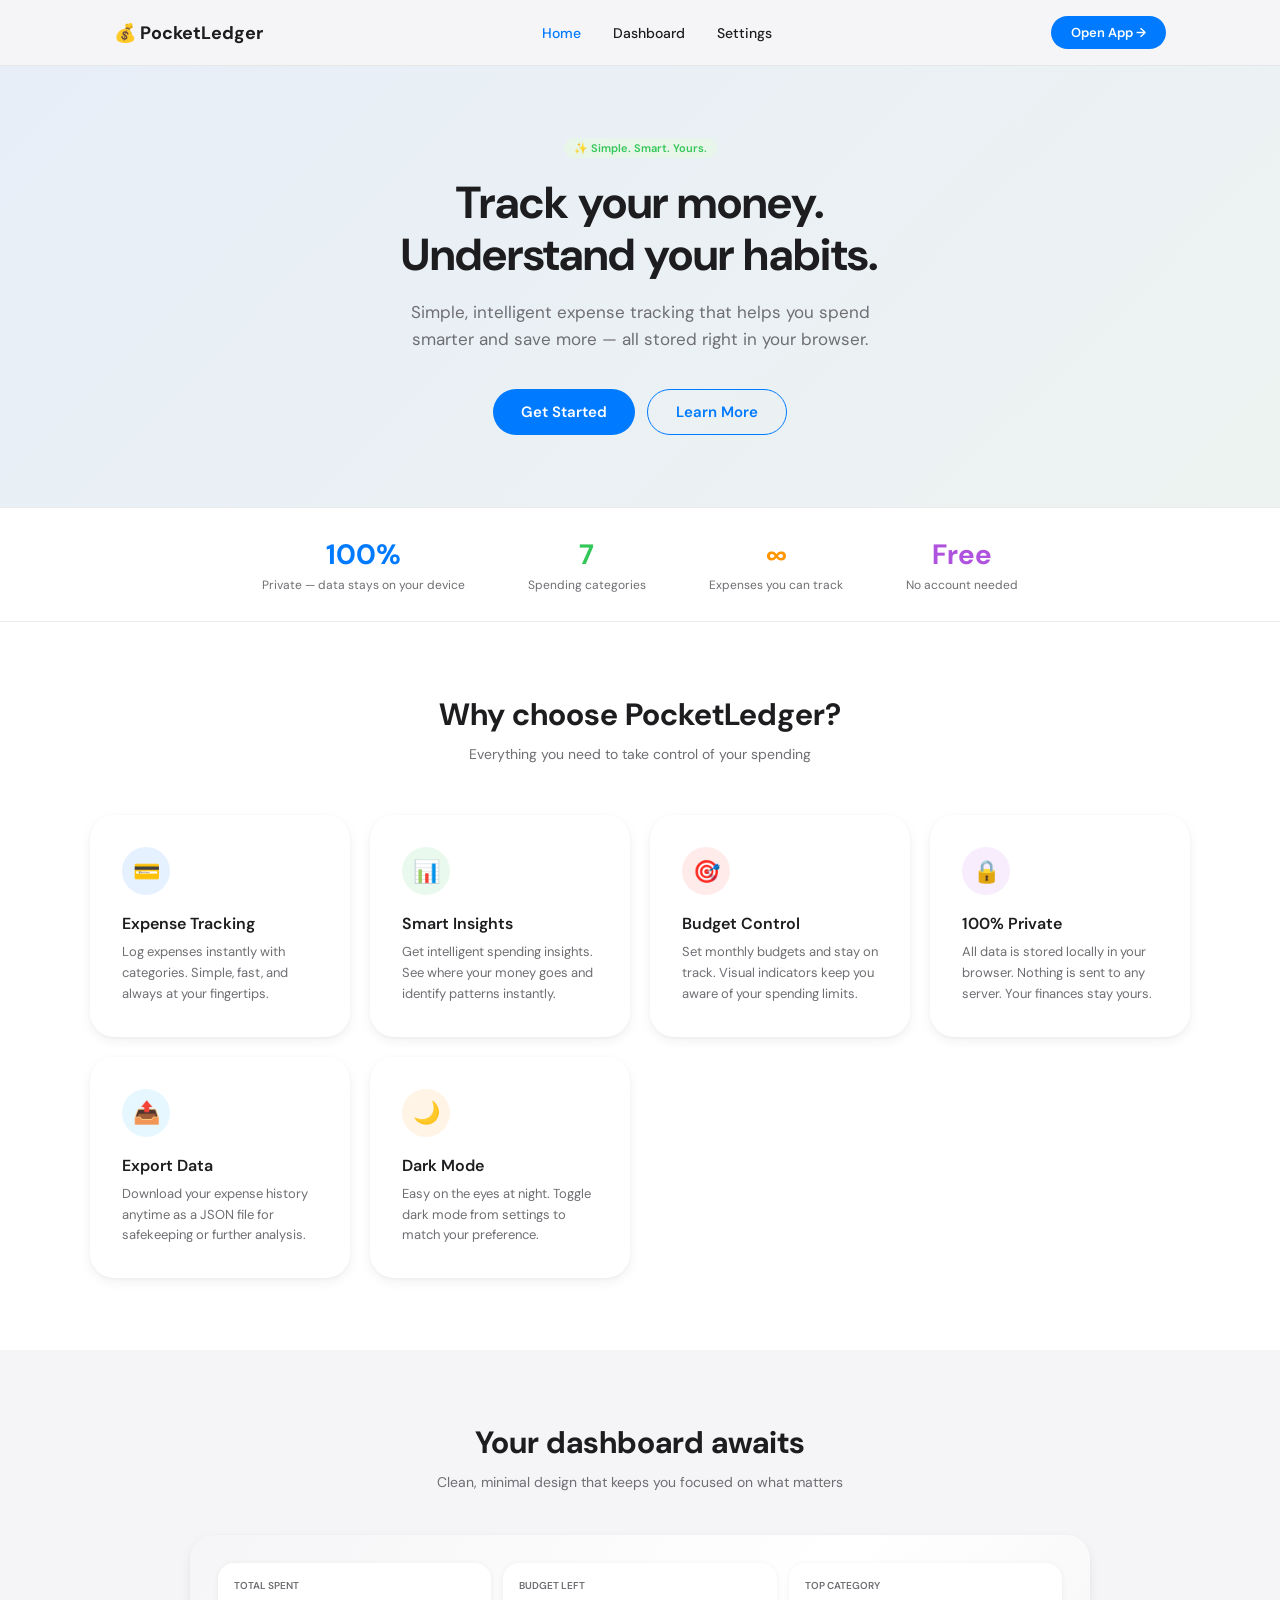
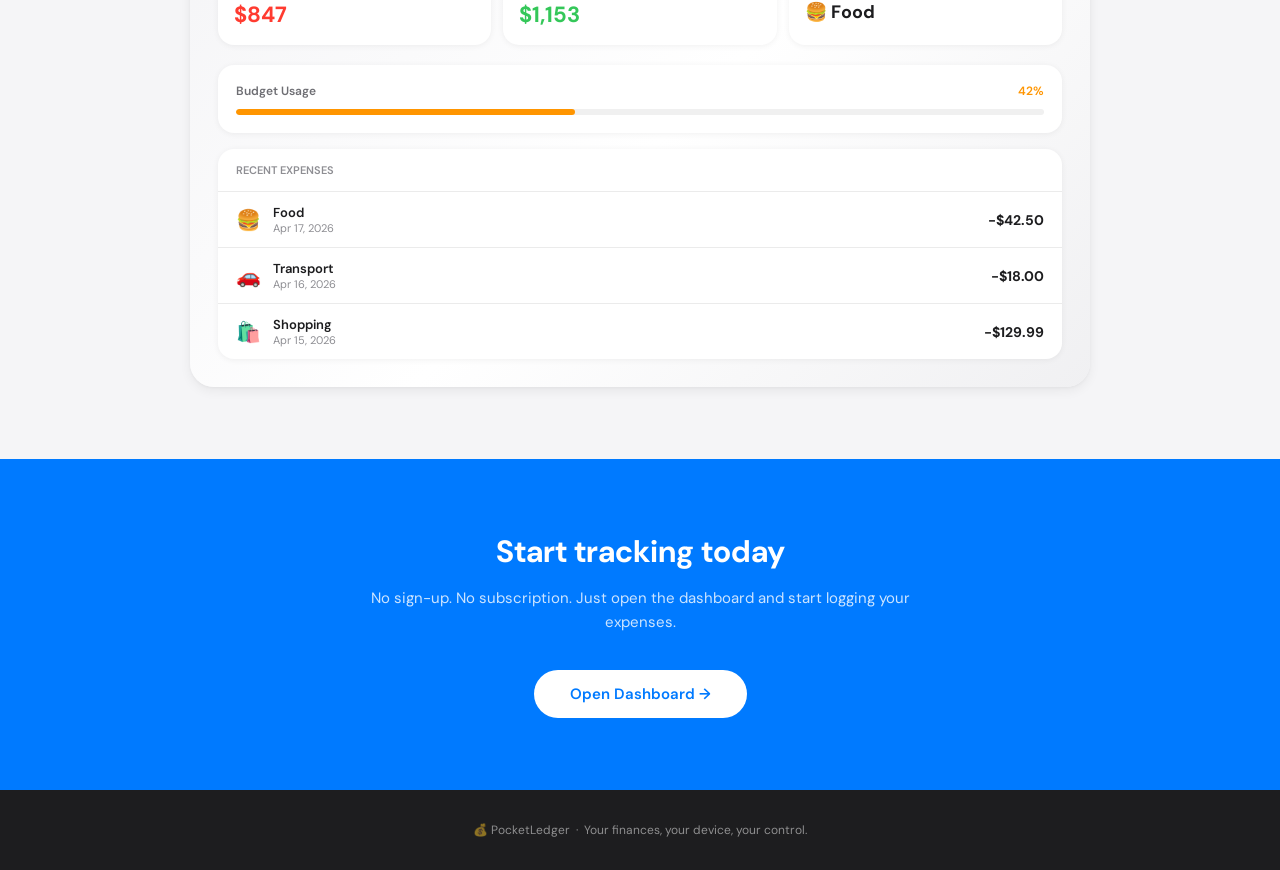
<file: app/index.html>
<!doctype html>
<html lang="en">
<head>
  <meta charset="UTF-8">
  <meta name="viewport" content="width=device-width, initial-scale=1.0">
  <title>PocketLedger – Track Your Money</title>
  <link rel="stylesheet" href="../styles/main.css">
  <script type="module">
    import { getSettings, applyDarkMode } from "../js/store.js";
    applyDarkMode(!!(getSettings().darkMode));
  </script>
  <style>
    /* ── Page-specific styles ── */
    body { background: var(--bg); min-height: 100vh; }

    .hero-gradient {
      background: linear-gradient(135deg, rgba(0,122,255,0.06) 0%, rgba(52,199,89,0.04) 100%);
    }

    .feature-card {
      transition: transform 0.25s cubic-bezier(0.4,0,0.2,1), box-shadow 0.25s;
    }
    .feature-card:hover {
      transform: translateY(-4px);
      box-shadow: 0 8px 24px rgba(0,122,255,0.12);
    }

    .preview-mock {
      background: linear-gradient(135deg, #f5f5f7 0%, #fff 50%, #f0f0f2 100%);
    }

    /* mock bars */
    .mock-bar { border-radius: 4px; }

    /* nav mobile toggle */
    .mobile-menu { display: none; }
    @media (max-width: 640px) {
      .desktop-nav { display: none; }
    }

    /* Staggered fade-up for hero */
    .fade-up { opacity: 0; animation: fadeUp 0.45s ease forwards; }
    .fade-up:nth-child(1) { animation-delay: 0s; }
    .fade-up:nth-child(2) { animation-delay: 0.08s; }
    .fade-up:nth-child(3) { animation-delay: 0.16s; }
    @keyframes fadeUp {
      from { opacity: 0; transform: translateY(14px); }
      to   { opacity: 1; transform: translateY(0); }
    }
  </style>
</head>
<body>

<!-- ── Navigation ── -->
<header class="glass-nav">
  <div style="max-width:1100px;margin:auto;padding:16px 24px;display:flex;align-items:center;justify-content:space-between;">
    <a href="index.html" style="font-size:18px;font-weight:700;color:var(--text-primary);text-decoration:none;">
      💰 PocketLedger
    </a>
    <nav class="desktop-nav" style="display:flex;align-items:center;gap:32px;">
      <a href="index.html" class="nav-link active">Home</a>
      <a href="dashboard.html" class="nav-link">Dashboard</a>
      <a href="settings.html" class="nav-link">Settings</a>
    </nav>
    <a href="dashboard.html" class="btn btn-primary" style="padding:8px 20px;font-size:13px;">Open App →</a>
  </div>
</header>

<!-- ── Hero ── -->
<section class="hero-gradient" style="padding:72px 24px;">
  <div style="max-width:680px;margin:auto;text-align:center;">
    <div class="fade-up">
      <span class="badge badge-green" style="margin-bottom:20px;display:inline-flex;">✨ Simple. Smart. Yours.</span>
    </div>
    <h1 class="fade-up" style="font-size:clamp(2rem,5vw,3.2rem);font-weight:700;line-height:1.15;color:var(--text-primary);margin:0 0 18px;">
      Track your money.<br>Understand your habits.
    </h1>
    <p class="fade-up" style="font-size:17px;color:var(--text-secondary);max-width:480px;margin:0 auto 36px;line-height:1.6;">
      Simple, intelligent expense tracking that helps you spend smarter and save more — all stored right in your browser.
    </p>
    <div class="fade-up" style="display:flex;gap:12px;justify-content:center;flex-wrap:wrap;">
      <a href="dashboard.html" class="btn btn-primary" style="font-size:15px;padding:12px 28px;">Get Started</a>
      <a href="#features" class="btn btn-secondary" style="font-size:15px;padding:12px 28px;">Learn More</a>
    </div>
  </div>
</section>

<!-- ── Stats strip ── -->
<section style="background:var(--surface);border-top:1px solid var(--border);border-bottom:1px solid var(--border);padding:28px 24px;">
  <div style="max-width:800px;margin:auto;display:flex;justify-content:space-around;flex-wrap:wrap;gap:20px;text-align:center;">
    <div>
      <div style="font-size:2rem;font-weight:700;color:var(--accent-blue);">100%</div>
      <div style="font-size:12px;color:var(--text-secondary);margin-top:4px;">Private — data stays on your device</div>
    </div>
    <div>
      <div style="font-size:2rem;font-weight:700;color:var(--accent-green);">7</div>
      <div style="font-size:12px;color:var(--text-secondary);margin-top:4px;">Spending categories</div>
    </div>
    <div>
      <div style="font-size:2rem;font-weight:700;color:var(--accent-orange);">∞</div>
      <div style="font-size:12px;color:var(--text-secondary);margin-top:4px;">Expenses you can track</div>
    </div>
    <div>
      <div style="font-size:2rem;font-weight:700;color:var(--accent-purple);">Free</div>
      <div style="font-size:12px;color:var(--text-secondary);margin-top:4px;">No account needed</div>
    </div>
  </div>
</section>

<!-- ── Features ── -->
<section id="features" style="padding:72px 24px;background:var(--surface);">
  <div style="max-width:1100px;margin:auto;">
    <h2 style="font-size:clamp(1.5rem,3vw,2.2rem);font-weight:700;text-align:center;margin:0 0 10px;">Why choose PocketLedger?</h2>
    <p style="text-align:center;color:var(--text-secondary);margin:0 0 52px;">Everything you need to take control of your spending</p>
    <div style="display:grid;grid-template-columns:repeat(auto-fit,minmax(260px,1fr));gap:20px;">

      <div class="card feature-card" style="padding:32px;">
        <div style="width:48px;height:48px;border-radius:50%;background:rgba(0,122,255,0.1);display:flex;align-items:center;justify-content:center;margin-bottom:18px;font-size:22px;">💳</div>
        <h3 style="font-size:16px;font-weight:600;margin:0 0 8px;">Expense Tracking</h3>
        <p style="color:var(--text-secondary);line-height:1.6;margin:0;font-size:13px;">Log expenses instantly with categories. Simple, fast, and always at your fingertips.</p>
      </div>

      <div class="card feature-card" style="padding:32px;">
        <div style="width:48px;height:48px;border-radius:50%;background:rgba(52,199,89,0.1);display:flex;align-items:center;justify-content:center;margin-bottom:18px;font-size:22px;">📊</div>
        <h3 style="font-size:16px;font-weight:600;margin:0 0 8px;">Smart Insights</h3>
        <p style="color:var(--text-secondary);line-height:1.6;margin:0;font-size:13px;">Get intelligent spending insights. See where your money goes and identify patterns instantly.</p>
      </div>

      <div class="card feature-card" style="padding:32px;">
        <div style="width:48px;height:48px;border-radius:50%;background:rgba(255,59,48,0.1);display:flex;align-items:center;justify-content:center;margin-bottom:18px;font-size:22px;">🎯</div>
        <h3 style="font-size:16px;font-weight:600;margin:0 0 8px;">Budget Control</h3>
        <p style="color:var(--text-secondary);line-height:1.6;margin:0;font-size:13px;">Set monthly budgets and stay on track. Visual indicators keep you aware of your spending limits.</p>
      </div>

      <div class="card feature-card" style="padding:32px;">
        <div style="width:48px;height:48px;border-radius:50%;background:rgba(175,82,222,0.1);display:flex;align-items:center;justify-content:center;margin-bottom:18px;font-size:22px;">🔒</div>
        <h3 style="font-size:16px;font-weight:600;margin:0 0 8px;">100% Private</h3>
        <p style="color:var(--text-secondary);line-height:1.6;margin:0;font-size:13px;">All data is stored locally in your browser. Nothing is sent to any server. Your finances stay yours.</p>
      </div>

      <div class="card feature-card" style="padding:32px;">
        <div style="width:48px;height:48px;border-radius:50%;background:rgba(90,200,250,0.15);display:flex;align-items:center;justify-content:center;margin-bottom:18px;font-size:22px;">📤</div>
        <h3 style="font-size:16px;font-weight:600;margin:0 0 8px;">Export Data</h3>
        <p style="color:var(--text-secondary);line-height:1.6;margin:0;font-size:13px;">Download your expense history anytime as a JSON file for safekeeping or further analysis.</p>
      </div>

      <div class="card feature-card" style="padding:32px;">
        <div style="width:48px;height:48px;border-radius:50%;background:rgba(255,149,0,0.1);display:flex;align-items:center;justify-content:center;margin-bottom:18px;font-size:22px;">🌙</div>
        <h3 style="font-size:16px;font-weight:600;margin:0 0 8px;">Dark Mode</h3>
        <p style="color:var(--text-secondary);line-height:1.6;margin:0;font-size:13px;">Easy on the eyes at night. Toggle dark mode from settings to match your preference.</p>
      </div>

    </div>
  </div>
</section>

<!-- ── Dashboard Preview ── -->
<section style="padding:72px 24px;background:var(--bg);">
  <div style="max-width:900px;margin:auto;">
    <h2 style="font-size:clamp(1.5rem,3vw,2.2rem);font-weight:700;text-align:center;margin:0 0 10px;">Your dashboard awaits</h2>
    <p style="text-align:center;color:var(--text-secondary);margin:0 0 44px;">Clean, minimal design that keeps you focused on what matters</p>

    <!-- Mock dashboard card -->
    <div class="card preview-mock" style="padding:28px;">
      <!-- Summary row mock -->
      <div class="grid-3" style="margin-bottom:20px;">
        <div style="background:#fff;border-radius:16px;padding:16px;box-shadow:0 1px 6px rgba(0,0,0,0.06);">
          <div style="font-size:10px;color:var(--text-secondary);font-weight:600;margin-bottom:8px;">TOTAL SPENT</div>
          <div style="font-size:22px;font-weight:700;color:var(--accent-red);">$847</div>
        </div>
        <div style="background:#fff;border-radius:16px;padding:16px;box-shadow:0 1px 6px rgba(0,0,0,0.06);">
          <div style="font-size:10px;color:var(--text-secondary);font-weight:600;margin-bottom:8px;">BUDGET LEFT</div>
          <div style="font-size:22px;font-weight:700;color:var(--accent-green);">$1,153</div>
        </div>
        <div style="background:#fff;border-radius:16px;padding:16px;box-shadow:0 1px 6px rgba(0,0,0,0.06);">
          <div style="font-size:10px;color:var(--text-secondary);font-weight:600;margin-bottom:8px;">TOP CATEGORY</div>
          <div style="font-size:18px;font-weight:700;">🍔 Food</div>
        </div>
      </div>

      <!-- Progress bar -->
      <div style="background:#fff;border-radius:16px;padding:18px;margin-bottom:16px;box-shadow:0 1px 6px rgba(0,0,0,0.06);">
        <div style="display:flex;justify-content:space-between;margin-bottom:10px;">
          <span style="font-size:12px;font-weight:600;color:var(--text-secondary);">Budget Usage</span>
          <span style="font-size:12px;font-weight:600;color:var(--accent-orange);">42%</span>
        </div>
        <div class="progress-track">
          <div class="progress-fill" style="width:42%;background:var(--accent-orange);"></div>
        </div>
      </div>

      <!-- Expense rows mock -->
      <div style="background:#fff;border-radius:16px;overflow:hidden;box-shadow:0 1px 6px rgba(0,0,0,0.06);">
        <div style="padding:14px 18px;border-bottom:1px solid var(--border);font-size:11px;font-weight:600;color:var(--text-tertiary);">RECENT EXPENSES</div>
        <div style="padding:12px 18px;display:flex;align-items:center;gap:12px;border-bottom:1px solid var(--border);">
          <span style="font-size:20px;">🍔</span>
          <div style="flex:1;"><div style="font-size:13px;font-weight:600;">Food</div><div style="font-size:11px;color:var(--text-tertiary);">Apr 17, 2026</div></div>
          <div style="font-size:14px;font-weight:700;">-$42.50</div>
        </div>
        <div style="padding:12px 18px;display:flex;align-items:center;gap:12px;border-bottom:1px solid var(--border);">
          <span style="font-size:20px;">🚗</span>
          <div style="flex:1;"><div style="font-size:13px;font-weight:600;">Transport</div><div style="font-size:11px;color:var(--text-tertiary);">Apr 16, 2026</div></div>
          <div style="font-size:14px;font-weight:700;">-$18.00</div>
        </div>
        <div style="padding:12px 18px;display:flex;align-items:center;gap:12px;">
          <span style="font-size:20px;">🛍️</span>
          <div style="flex:1;"><div style="font-size:13px;font-weight:600;">Shopping</div><div style="font-size:11px;color:var(--text-tertiary);">Apr 15, 2026</div></div>
          <div style="font-size:14px;font-weight:700;">-$129.99</div>
        </div>
      </div>
    </div>
  </div>
</section>

<!-- ── CTA ── -->
<section style="padding:72px 24px;background:var(--accent-blue);">
  <div style="max-width:600px;margin:auto;text-align:center;">
    <h2 style="font-size:clamp(1.5rem,3vw,2.2rem);font-weight:700;color:#fff;margin:0 0 14px;">Start tracking today</h2>
    <p style="color:rgba(255,255,255,0.8);margin:0 0 36px;font-size:15px;line-height:1.6;">No sign-up. No subscription. Just open the dashboard and start logging your expenses.</p>
    <a href="dashboard.html" class="btn" style="background:#fff;color:var(--accent-blue);font-size:15px;padding:14px 36px;">Open Dashboard →</a>
  </div>
</section>

<!-- ── Footer ── -->
<footer style="background:var(--text-primary);padding:32px 24px;text-align:center;">
  <div style="color:rgba(255,255,255,0.5);font-size:12px;">
    💰 PocketLedger &nbsp;·&nbsp; Your finances, your device, your control.
  </div>
</footer>

<div id="toast" class="toast"></div>

</body>
</html>
</file>
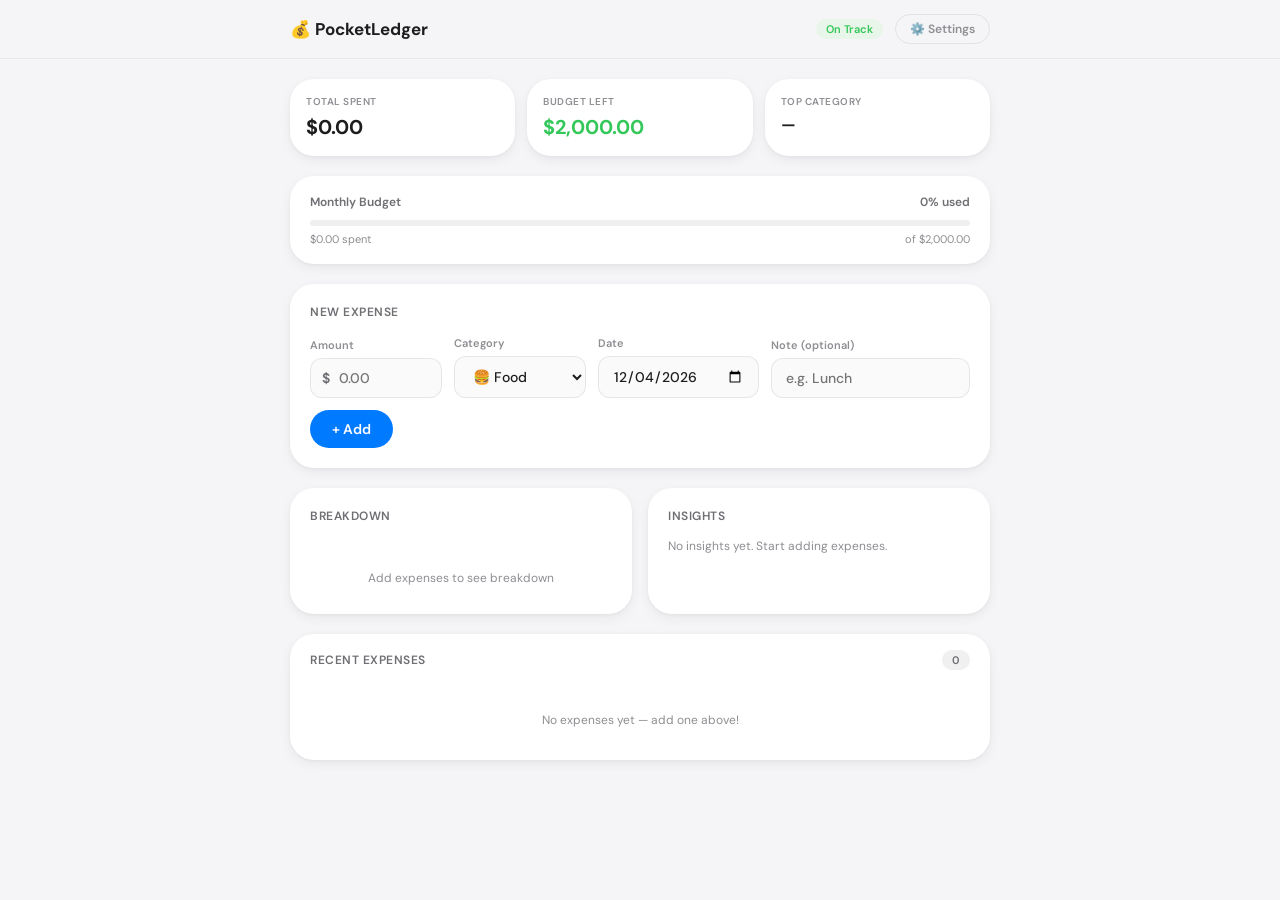
<file: app/dashboard.html>
<!doctype html>
<html lang="en">
<head>
  <meta charset="UTF-8">
  <meta name="viewport" content="width=device-width, initial-scale=1.0">
  <title>Dashboard – PocketLedger</title>
  <link rel="stylesheet" href="../styles/main.css">
  <style>
    body { background: var(--bg); min-height: 100vh; }

    .expense-row {
      display: flex; align-items: center;
      padding: 12px 20px;
      border-top: 1px solid var(--border);
      transition: background 0.15s;
      gap: 10px;
    }
    .expense-row:hover { background: rgba(128,128,128,0.05); }

    .del-actions { display: none; gap: 6px; align-items: center; flex-shrink: 0; }
    .del-actions.show { display: flex; }

    .prog-ok   { background: var(--accent-green); }
    .prog-warn { background: var(--accent-orange); }
    .prog-over { background: var(--accent-red); }

    /* currency prefix updates dynamically */
    .amount-wrap { position: relative; }
    .amount-wrap .cur-prefix {
      position: absolute; left: 12px; top: 50%;
      transform: translateY(-50%);
      color: var(--text-secondary); font-weight: 600;
      font-size: 14px; pointer-events: none;
      user-select: none;
    }
    .amount-wrap input { padding-left: 28px; }

    /* note text safely clipped */
    .exp-note { max-width: 160px; overflow: hidden; text-overflow: ellipsis; white-space: nowrap; }
  </style>
</head>
<body>

<!-- ── Nav ── -->
<header class="glass-nav">
  <div style="max-width:740px;margin:auto;padding:14px 20px;display:flex;align-items:center;justify-content:space-between;">
    <a href="index.html" style="font-size:17px;font-weight:700;color:var(--text-primary);text-decoration:none;">💰 PocketLedger</a>
    <div style="display:flex;align-items:center;gap:12px;">
      <span id="track-badge" class="badge badge-green">On Track</span>
      <a href="settings.html" class="btn btn-ghost btn-sm" style="font-size:12px;">⚙️ Settings</a>
    </div>
  </div>
</header>

<main style="max-width:740px;margin:auto;padding:20px 20px 60px;">

  <!-- ── Summary Cards ── -->
  <section class="grid-3" style="margin-bottom:20px;">
    <div class="card card-hover" style="padding:16px;">
      <div style="font-size:10px;font-weight:600;color:var(--text-tertiary);margin-bottom:6px;text-transform:uppercase;letter-spacing:.5px;">Total Spent</div>
      <div id="total-spent" style="font-size:20px;font-weight:700;color:var(--text-primary);">—</div>
    </div>
    <div class="card card-hover" style="padding:16px;">
      <div style="font-size:10px;font-weight:600;color:var(--text-tertiary);margin-bottom:6px;text-transform:uppercase;letter-spacing:.5px;">Budget Left</div>
      <div id="budget-left" style="font-size:20px;font-weight:700;color:var(--accent-green);">—</div>
    </div>
    <div class="card card-hover" style="padding:16px;">
      <div style="font-size:10px;font-weight:600;color:var(--text-tertiary);margin-bottom:6px;text-transform:uppercase;letter-spacing:.5px;">Top Category</div>
      <div id="top-category" style="font-size:16px;font-weight:700;">—</div>
    </div>
  </section>

  <!-- ── Budget Progress ── -->
  <section class="card" style="padding:18px 20px;margin-bottom:20px;">
    <div style="display:flex;justify-content:space-between;align-items:center;margin-bottom:10px;">
      <span style="font-size:12px;font-weight:600;color:var(--text-secondary);">Monthly Budget</span>
      <span id="budget-pct" style="font-size:12px;font-weight:600;color:var(--text-secondary);">0% used</span>
    </div>
    <div class="progress-track">
      <div id="budget-bar" class="progress-fill prog-ok" style="width:0%;"></div>
    </div>
    <div style="display:flex;justify-content:space-between;margin-top:6px;">
      <span id="budget-spent-label" style="font-size:11px;color:var(--text-tertiary);">—</span>
      <span id="budget-total-label" style="font-size:11px;color:var(--text-tertiary);">—</span>
    </div>
  </section>

  <!-- ── Add Expense ── -->
  <section class="card" style="padding:20px;margin-bottom:20px;">
    <h2 style="font-size:12px;font-weight:600;color:var(--text-secondary);margin:0 0 16px;text-transform:uppercase;letter-spacing:.5px;">New Expense</h2>
    <div style="display:flex;flex-wrap:wrap;gap:12px;align-items:flex-end;">

      <div style="flex:1;min-width:110px;">
        <label style="display:block;font-size:11px;font-weight:600;color:var(--text-tertiary);margin-bottom:6px;">Amount</label>
        <div class="amount-wrap">
          <span id="cur-prefix" class="cur-prefix">$</span>
          <input id="inp-amount" type="number" min="0.01" step="0.01" placeholder="0.00" class="input">
        </div>
      </div>

      <div style="flex:1;min-width:130px;">
        <label style="display:block;font-size:11px;font-weight:600;color:var(--text-tertiary);margin-bottom:6px;">Category</label>
        <select id="inp-category" class="input" style="cursor:pointer;">
          <option value="Food">🍔 Food</option>
          <option value="Transport">🚗 Transport</option>
          <option value="Shopping">🛍️ Shopping</option>
          <option value="Entertainment">🎬 Entertainment</option>
          <option value="Bills">📄 Bills</option>
          <option value="Health">💊 Health</option>
          <option value="Other">📌 Other</option>
        </select>
      </div>

      <div style="min-width:140px;">
        <label style="display:block;font-size:11px;font-weight:600;color:var(--text-tertiary);margin-bottom:6px;">Date</label>
        <input id="inp-date" type="date" class="input">
      </div>

      <div style="min-width:130px;">
        <label style="display:block;font-size:11px;font-weight:600;color:var(--text-tertiary);margin-bottom:6px;">Note (optional)</label>
        <input id="inp-note" type="text" maxlength="80" placeholder="e.g. Lunch" class="input">
      </div>

      <button id="add-btn" class="btn btn-primary" style="padding:10px 22px;white-space:nowrap;">+ Add</button>
    </div>
    <p id="form-error" style="color:var(--accent-red);font-size:12px;font-weight:500;margin:8px 0 0;display:none;"></p>
  </section>

  <!-- ── Chart + Insights ── -->
  <div class="grid-2" style="margin-bottom:20px;">

    <!-- Pie chart -->
    <div class="card" style="padding:20px;">
      <h2 style="font-size:12px;font-weight:600;color:var(--text-secondary);margin:0 0 14px;text-transform:uppercase;letter-spacing:.5px;">Breakdown</h2>
      <div id="chart-area" style="display:flex;flex-direction:column;align-items:center;">
        <svg id="pie-chart" viewBox="0 0 100 100" width="150" height="150"></svg>
        <div id="chart-legend" style="margin-top:12px;display:flex;flex-wrap:wrap;gap:6px 14px;justify-content:center;font-size:11px;font-weight:500;"></div>
        <p id="chart-empty" style="font-size:12px;color:var(--text-tertiary);text-align:center;padding:20px 0 8px;margin:0;">Add expenses to see breakdown</p>
      </div>
    </div>

    <!-- Insights -->
    <div class="card" style="padding:20px;">
      <h2 style="font-size:12px;font-weight:600;color:var(--text-secondary);margin:0 0 14px;text-transform:uppercase;letter-spacing:.5px;">Insights</h2>
      <div id="insights-list">
        <p style="font-size:12px;color:var(--text-tertiary);">No insights yet. Start adding expenses.</p>
      </div>
    </div>

  </div>

  <!-- ── Expense List ── -->
  <section class="card" style="overflow:hidden;">
    <div style="padding:16px 20px 10px;display:flex;align-items:center;justify-content:space-between;">
      <h2 style="font-size:12px;font-weight:600;color:var(--text-secondary);margin:0;text-transform:uppercase;letter-spacing:.5px;">Recent Expenses</h2>
      <span id="expense-count" class="badge badge-gray">0</span>
    </div>
    <div id="expense-list"></div>
    <p id="empty-state" style="text-align:center;font-size:12px;color:var(--text-tertiary);padding:32px;margin:0;">No expenses yet — add one above!</p>
  </section>

</main>

<div id="toast" class="toast"></div>

<script type="module">
import {
  getExpenses, addExpense, deleteExpense,
  getSettings, fmt, formatDate, escapeHtml, calcStats,
  CATEGORY_META, CURRENCY_SYMBOLS, applyDarkMode
} from '../js/store.js';
import { showToast } from '../js/toast.js';

// ── Boot: apply persisted dark mode immediately ────────────────────────────
const _initSettings = getSettings();
applyDarkMode(!!_initSettings.darkMode);

// ── State ─────────────────────────────────────────────────────────────────
let expenses = getExpenses();
let settings = getSettings();

// ── Set today's date as default ───────────────────────────────────────────
document.getElementById('inp-date').value = new Date().toISOString().split('T')[0];

// ── Initial render ────────────────────────────────────────────────────────
render();

// ── Add expense ───────────────────────────────────────────────────────────
document.getElementById('add-btn').addEventListener('click', handleAdd);
document.getElementById('inp-amount').addEventListener('keydown', e => {
  if (e.key === 'Enter') handleAdd();
});

function handleAdd() {
  const amtStr = document.getElementById('inp-amount').value.trim();
  const amt    = parseFloat(amtStr);
  const cat    = document.getElementById('inp-category').value;
  const date   = document.getElementById('inp-date').value;
  const note   = document.getElementById('inp-note').value.trim();
  const errEl  = document.getElementById('form-error');

  errEl.style.display = 'none';

  if (!amtStr || isNaN(amt) || amt <= 0) {
    errEl.textContent = 'Please enter a valid amount greater than 0.';
    errEl.style.display = 'block';
    document.getElementById('inp-amount').focus();
    return;
  }
  if (!date) {
    errEl.textContent = 'Please select a date.';
    errEl.style.display = 'block';
    return;
  }

  addExpense({ amount: amt, category: cat, date, note });
  expenses = getExpenses(); // re-read from storage to stay in sync
  document.getElementById('inp-amount').value = '';
  document.getElementById('inp-note').value   = '';
  render();
  showToast('Expense added ✓');
}

// ── Delete (event delegation on list container) ───────────────────────────
document.getElementById('expense-list').addEventListener('click', e => {
  // Show confirm
  const delBtn = e.target.closest('.del-btn');
  if (delBtn) {
    const row = delBtn.closest('.expense-row');
    delBtn.style.display = 'none';
    row.querySelector('.del-actions').classList.add('show');
    return;
  }
  // Cancel
  const cancelBtn = e.target.closest('.cancel-del');
  if (cancelBtn) {
    const row = cancelBtn.closest('.expense-row');
    row.querySelector('.del-btn').style.display = '';
    row.querySelector('.del-actions').classList.remove('show');
    return;
  }
  // Confirm delete
  const confirmBtn = e.target.closest('.confirm-del');
  if (confirmBtn) {
    const id = confirmBtn.dataset.id;
    deleteExpense(id);
    expenses = getExpenses();
    render();
    showToast('Deleted');
  }
});

// ── Master render ─────────────────────────────────────────────────────────
function render() {
  // Always re-read settings so currency/budget changes from settings page are reflected
  settings = getSettings();
  const budget   = parseFloat(settings.budget) || 2000;
  const currency = settings.currency || 'USD';

  // Update currency prefix on the amount input
  const sym = CURRENCY_SYMBOLS[currency] || currency;
  document.getElementById('cur-prefix').textContent = sym;

  const { total, budgetLeft, cats, topCat } = calcStats(expenses, budget);

  // ── Summary cards ──────────────────────────────────────────────────────
  document.getElementById('total-spent').textContent = fmt(total, currency);

  const blEl = document.getElementById('budget-left');
  if (budgetLeft >= 0) {
    blEl.textContent = fmt(budgetLeft, currency);
    blEl.style.color = 'var(--accent-green)';
  } else {
    blEl.textContent = '−' + fmt(Math.abs(budgetLeft), currency);
    blEl.style.color = 'var(--accent-red)';
  }

  document.getElementById('top-category').textContent = topCat
    ? ((CATEGORY_META[topCat]?.icon || '') + ' ' + topCat)
    : '—';

  // ── Budget bar ────────────────────────────────────────────────────────
  const pct = budget > 0 ? Math.min((total / budget) * 100, 100) : 0;
  const bar  = document.getElementById('budget-bar');
  bar.style.width = pct + '%';
  bar.className   = 'progress-fill ' + (pct >= 100 ? 'prog-over' : pct >= 80 ? 'prog-warn' : 'prog-ok');
  document.getElementById('budget-pct').textContent        = Math.round(pct) + '% used';
  document.getElementById('budget-spent-label').textContent = fmt(total, currency) + ' spent';
  document.getElementById('budget-total-label').textContent = 'of ' + fmt(budget, currency);

  // ── Badge ─────────────────────────────────────────────────────────────
  const badge = document.getElementById('track-badge');
  if (pct >= 100) {
    badge.textContent = 'Over Budget';
    badge.className   = 'badge badge-red';
  } else if (pct >= 80) {
    badge.textContent = 'Watch Out';
    badge.className   = 'badge badge-gray';
  } else {
    badge.textContent = 'On Track';
    badge.className   = 'badge badge-green';
  }

  renderList(currency);
  renderChart(cats);
  renderInsights(total, cats, budget, currency);
}

// ── Expense list ──────────────────────────────────────────────────────────
function renderList(currency) {
  const listEl  = document.getElementById('expense-list');
  const emptyEl = document.getElementById('empty-state');
  const countEl = document.getElementById('expense-count');
  countEl.textContent = expenses.length;

  if (!expenses.length) {
    listEl.innerHTML      = '';
    emptyEl.style.display = '';
    return;
  }
  emptyEl.style.display = 'none';

  listEl.innerHTML = expenses.map(exp => {
    const safeNote = escapeHtml(exp.note || '');
    const safeCat  = escapeHtml(exp.category || 'Other');
    return `
      <div class="expense-row" data-id="${exp.id}">
        <span style="font-size:20px;flex-shrink:0;">${exp.icon || '📌'}</span>
        <div style="flex:1;min-width:0;">
          <div style="font-size:13px;font-weight:600;color:var(--text-primary);">${safeCat}</div>
          <div style="display:flex;gap:8px;align-items:center;">
            <span style="font-size:11px;color:var(--text-tertiary);">${formatDate(exp.date)}</span>
            ${safeNote ? `<span class="exp-note" style="font-size:11px;color:var(--text-secondary);">· ${safeNote}</span>` : ''}
          </div>
        </div>
        <span style="font-size:14px;font-weight:700;color:var(--text-primary);flex-shrink:0;">${fmt(exp.amount, currency)}</span>
        <button class="del-btn btn btn-ghost btn-sm" data-id="${exp.id}" title="Delete"
          style="color:var(--accent-red);border-color:transparent;padding:5px 8px;flex-shrink:0;">🗑</button>
        <div class="del-actions" data-id="${exp.id}">
          <button class="confirm-del btn btn-danger btn-sm" data-id="${exp.id}">Delete</button>
          <button class="cancel-del btn btn-ghost btn-sm" data-id="${exp.id}">Cancel</button>
        </div>
      </div>
    `;
  }).join('');
}

// ── Pie chart ─────────────────────────────────────────────────────────────
function renderChart(cats) {
  const svg    = document.getElementById('pie-chart');
  const legend = document.getElementById('chart-legend');
  const empty  = document.getElementById('chart-empty');

  if (!expenses.length || !Object.keys(cats).length) {
    svg.innerHTML    = '';
    legend.innerHTML = '';
    empty.style.display = '';
    svg.style.display   = 'none';
    return;
  }
  empty.style.display = 'none';
  svg.style.display   = '';

  const total   = Object.values(cats).reduce((a, b) => a + b, 0);
  const entries = Object.entries(cats).sort((a, b) => b[1] - a[1]);

  let paths = '';
  let cumAngle = 0;

  entries.forEach(([cat, val]) => {
    const pct   = total > 0 ? val / total : 0;
    const angle = pct * 360;
    const col   = CATEGORY_META[cat]?.color || '#8e8e93';

    if (pct >= 0.9999) {
      // Full circle
      paths += `<circle cx="50" cy="50" r="40" fill="${col}"/>`;
    } else {
      const startRad = ((cumAngle - 90) * Math.PI) / 180;
      const endRad   = ((cumAngle + angle - 90) * Math.PI) / 180;
      const x1 = 50 + 40 * Math.cos(startRad);
      const y1 = 50 + 40 * Math.sin(startRad);
      const x2 = 50 + 40 * Math.cos(endRad);
      const y2 = 50 + 40 * Math.sin(endRad);
      const large = angle > 180 ? 1 : 0;
      paths += `<path d="M50,50 L${x1.toFixed(3)},${y1.toFixed(3)} A40,40 0 ${large},1 ${x2.toFixed(3)},${y2.toFixed(3)} Z" fill="${col}" class="pie-segment"/>`;
    }
    cumAngle += angle;
  });

  // Donut hole
  paths += `<circle cx="50" cy="50" r="22" fill="var(--surface)"/>`;
  paths += `<text x="50" y="47" text-anchor="middle" font-size="7" font-weight="600" fill="var(--text-tertiary)">${entries.length}</text>`;
  paths += `<text x="50" y="56" text-anchor="middle" font-size="6" fill="var(--text-tertiary)">categories</text>`;
  svg.innerHTML = paths;

  legend.innerHTML = entries.map(([cat, val]) => {
    const col = CATEGORY_META[cat]?.color || '#8e8e93';
    const pct = total > 0 ? Math.round((val / total) * 100) : 0;
    return `<span style="display:inline-flex;align-items:center;gap:4px;">
      <span style="width:8px;height:8px;border-radius:50%;background:${col};display:inline-block;flex-shrink:0;"></span>
      ${escapeHtml(cat)} ${pct}%
    </span>`;
  }).join('');
}

// ── Insights ──────────────────────────────────────────────────────────────
function renderInsights(total, cats, budget, currency) {
  const container = document.getElementById('insights-list');
  if (!expenses.length) {
    container.innerHTML = '<p style="font-size:12px;color:var(--text-tertiary);">No insights yet. Start adding expenses.</p>';
    return;
  }

  const entries = Object.entries(cats).sort((a, b) => b[1] - a[1]);
  const items   = [];

  // Dominant category warning
  entries.forEach(([cat, val]) => {
    if (total > 0 && val / total > 0.4) {
      items.push(`⚠️ <strong>${escapeHtml(cat)}</strong> is ${Math.round(val/total*100)}% of your spending.`);
    }
  });

  // Top category
  if (entries.length > 0) {
    items.push(`📊 Biggest spend: <strong>${escapeHtml(entries[0][0])}</strong> — ${fmt(entries[0][1], currency)}.`);
  }

  // Budget status
  if (budget > 0) {
    if (total > budget) {
      items.push(`🔴 You're <strong>${fmt(total - budget, currency)}</strong> over budget!`);
    } else if (total > budget * 0.8) {
      items.push(`💡 ${Math.round(total/budget*100)}% of budget used — getting close.`);
    } else {
      items.push(`✅ ${fmt(budget - total, currency)} remaining of your budget.`);
    }
  }

  // Average expense
  if (expenses.length >= 3) {
    items.push(`📈 Average expense: <strong>${fmt(total / expenses.length, currency)}</strong> over ${expenses.length} entries.`);
  }

  container.innerHTML = items.map(i =>
    `<div style="font-size:12px;line-height:1.65;color:var(--text-primary);padding:4px 0;border-bottom:1px solid var(--border);">${i}</div>`
  ).join('');
}
</script>

</body>
</html>
</file>
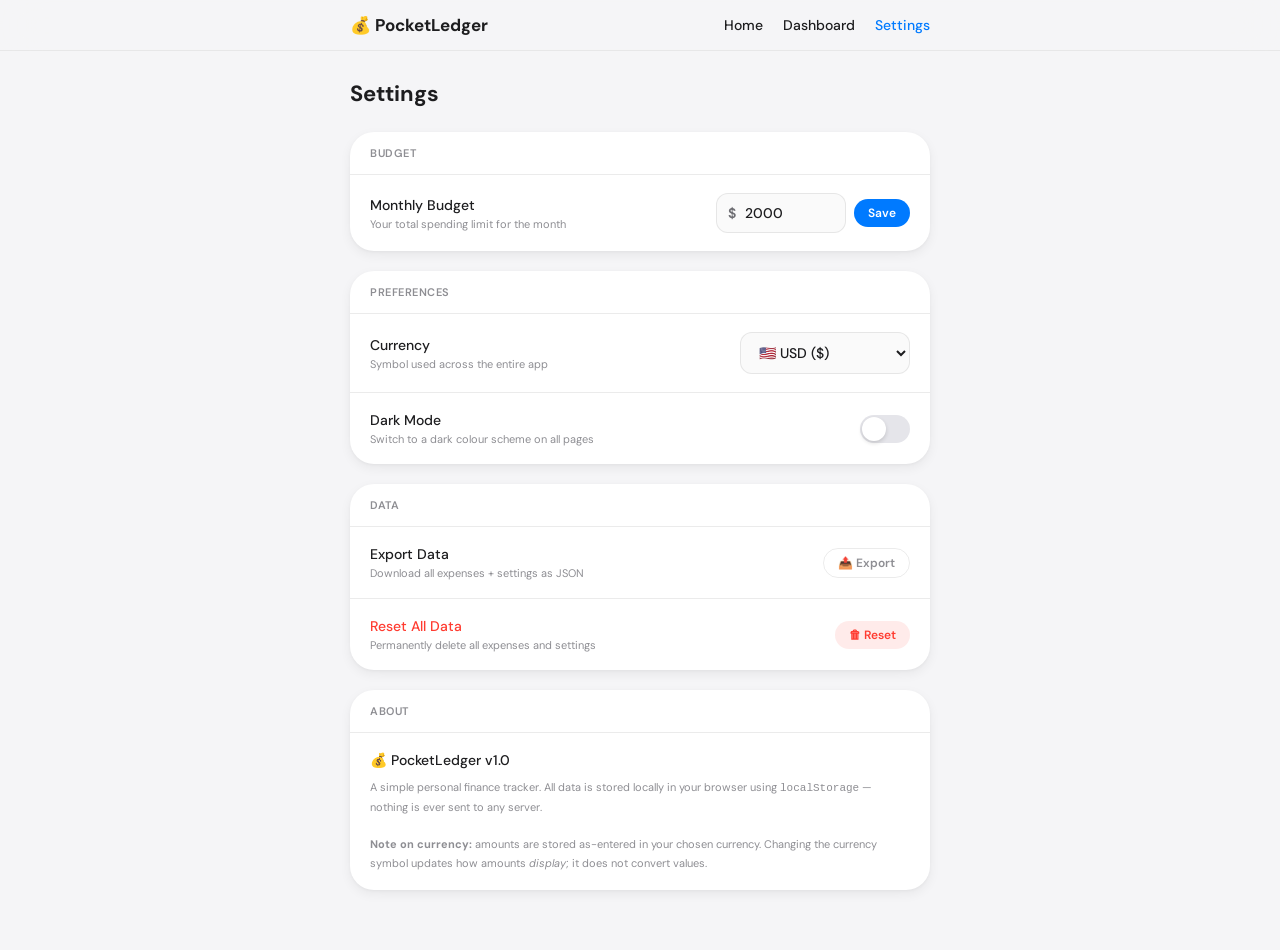
<file: app/settings.html>
<!doctype html>
<html lang="en">
<head>
  <meta charset="UTF-8">
  <meta name="viewport" content="width=device-width, initial-scale=1.0">
  <title>Settings – PocketLedger</title>
  <link rel="stylesheet" href="../styles/main.css">
  <style>
    body { background: var(--bg); min-height: 100vh; }

    .setting-row {
      display: flex; align-items: center;
      justify-content: space-between;
      padding: 18px 20px;
      border-bottom: 1px solid var(--border);
      gap: 16px;
    }
    .setting-row:last-child { border-bottom: none; }
    .setting-label { font-size: 14px; font-weight: 500; color: var(--text-primary); }
    .setting-desc  { font-size: 11px; color: var(--text-tertiary); margin-top: 3px; }

    /* budget prefix updates when currency changes */
    .budget-prefix-wrap { position: relative; width: 130px; }
    .budget-prefix-wrap .bprefix {
      position: absolute; left: 12px; top: 50%;
      transform: translateY(-50%);
      color: var(--text-secondary); font-weight: 600;
      font-size: 14px; pointer-events: none;
    }
    .budget-prefix-wrap input { padding-left: 28px; width: 100%; }

    select.input { max-width: 170px; cursor: pointer; }
  </style>
</head>
<body>

<!-- ── Nav ── -->
<header class="glass-nav">
  <div style="max-width:620px;margin:auto;padding:14px 20px;display:flex;align-items:center;justify-content:space-between;gap:12px;">
    <a href="index.html" style="font-size:17px;font-weight:700;color:var(--text-primary);text-decoration:none;flex-shrink:0;">💰 PocketLedger</a>
    <nav style="display:flex;gap:20px;flex-wrap:wrap;">
      <a href="index.html"     class="nav-link">Home</a>
      <a href="dashboard.html" class="nav-link">Dashboard</a>
      <a href="settings.html"  class="nav-link active">Settings</a>
    </nav>
  </div>
</header>

<main style="max-width:620px;margin:auto;padding:28px 20px 60px;">

  <h1 style="font-size:22px;font-weight:700;margin:0 0 24px;color:var(--text-primary);">Settings</h1>

  <!-- ── Budget ── -->
  <section class="card" style="margin-bottom:20px;overflow:hidden;">
    <div style="padding:14px 20px;border-bottom:1px solid var(--border);">
      <div style="font-size:11px;font-weight:600;color:var(--text-tertiary);text-transform:uppercase;letter-spacing:.5px;">Budget</div>
    </div>
    <div class="setting-row">
      <div>
        <div class="setting-label">Monthly Budget</div>
        <div class="setting-desc">Your total spending limit for the month</div>
      </div>
      <div style="display:flex;gap:8px;align-items:center;">
        <div class="budget-prefix-wrap">
          <span id="budget-prefix" class="bprefix">$</span>
          <input id="budget-input" type="number" min="1" step="1" placeholder="2000" class="input">
        </div>
        <button id="save-budget-btn" class="btn btn-primary btn-sm">Save</button>
      </div>
    </div>
  </section>

  <!-- ── Preferences ── -->
  <section class="card" style="margin-bottom:20px;overflow:hidden;">
    <div style="padding:14px 20px;border-bottom:1px solid var(--border);">
      <div style="font-size:11px;font-weight:600;color:var(--text-tertiary);text-transform:uppercase;letter-spacing:.5px;">Preferences</div>
    </div>

    <div class="setting-row">
      <div>
        <div class="setting-label">Currency</div>
        <div class="setting-desc">Symbol used across the entire app</div>
      </div>
      <select id="currency-select" class="input">
        <option value="USD">🇺🇸 USD ($)</option>
        <option value="EUR">🇪🇺 EUR (€)</option>
        <option value="GBP">🇬🇧 GBP (£)</option>
        <option value="INR">🇮🇳 INR (₹)</option>
        <option value="JPY">🇯🇵 JPY (¥)</option>
        <option value="CAD">🇨🇦 CAD (CA$)</option>
        <option value="AUD">🇦🇺 AUD (A$)</option>
      </select>
    </div>

    <div class="setting-row">
      <div>
        <div class="setting-label">Dark Mode</div>
        <div class="setting-desc">Switch to a dark colour scheme on all pages</div>
      </div>
      <label class="toggle">
        <input type="checkbox" id="dark-mode-toggle">
        <span class="toggle-track"></span>
      </label>
    </div>

  </section>

  <!-- ── Data ── -->
  <section class="card" style="margin-bottom:20px;overflow:hidden;">
    <div style="padding:14px 20px;border-bottom:1px solid var(--border);">
      <div style="font-size:11px;font-weight:600;color:var(--text-tertiary);text-transform:uppercase;letter-spacing:.5px;">Data</div>
    </div>

    <div class="setting-row">
      <div>
        <div class="setting-label">Export Data</div>
        <div class="setting-desc">Download all expenses + settings as JSON</div>
      </div>
      <button id="export-btn" class="btn btn-ghost btn-sm">📤 Export</button>
    </div>

    <div class="setting-row">
      <div>
        <div class="setting-label" style="color:var(--accent-red);">Reset All Data</div>
        <div class="setting-desc">Permanently delete all expenses and settings</div>
      </div>
      <button id="reset-btn" class="btn btn-sm" style="background:rgba(255,59,48,0.1);color:var(--accent-red);border:none;">🗑 Reset</button>
    </div>
  </section>

  <!-- ── About ── -->
  <section class="card" style="overflow:hidden;">
    <div style="padding:14px 20px;border-bottom:1px solid var(--border);">
      <div style="font-size:11px;font-weight:600;color:var(--text-tertiary);text-transform:uppercase;letter-spacing:.5px;">About</div>
    </div>
    <div class="setting-row" style="flex-direction:column;align-items:flex-start;gap:6px;">
      <div class="setting-label">💰 PocketLedger v1.0</div>
      <div class="setting-desc" style="line-height:1.7;">
        A simple personal finance tracker. All data is stored locally in your browser using
        <code>localStorage</code> — nothing is ever sent to any server.
        <br><br>
        <strong>Note on currency:</strong> amounts are stored as-entered in your chosen currency.
        Changing the currency symbol updates how amounts <em>display</em>; it does not convert values.
      </div>
    </div>
  </section>

</main>

<!-- ── Confirm Reset Modal ── -->
<div id="confirm-overlay" class="modal-overlay" style="display:none;">
  <div class="modal-box" style="text-align:center;">
    <div style="font-size:36px;margin-bottom:16px;">⚠️</div>
    <h3 style="font-size:17px;font-weight:700;margin:0 0 8px;color:var(--text-primary);">Reset All Data?</h3>
    <p style="font-size:13px;color:var(--text-secondary);margin:0 0 24px;line-height:1.6;">
      This permanently deletes all your expenses and resets settings to default. This cannot be undone.
    </p>
    <div style="display:flex;gap:10px;justify-content:center;">
      <button id="confirm-no"  class="btn btn-ghost"  style="flex:1;">Cancel</button>
      <button id="confirm-yes" class="btn btn-danger" style="flex:1;">Delete Everything</button>
    </div>
  </div>
</div>

<div id="toast" class="toast"></div>

<script type="module">
import {
  getSettings, saveSetting, clearExpenses, clearSettings, getExpenses,
  applyDarkMode, CURRENCY_SYMBOLS
} from '../js/store.js';
import { showToast } from '../js/toast.js';

// ── Apply dark mode immediately on load ────────────────────────────────────
const initSettings = getSettings();
applyDarkMode(!!initSettings.darkMode);

// ── Load all saved values into the UI ─────────────────────────────────────
function loadUI() {
  const s = getSettings();
  document.getElementById('budget-input').value    = s.budget ?? 2000;
  document.getElementById('currency-select').value = s.currency || 'USD';
  document.getElementById('dark-mode-toggle').checked = !!s.darkMode;
  // Update budget prefix to match current currency
  updateBudgetPrefix(s.currency || 'USD');
}

function updateBudgetPrefix(cur) {
  const sym = CURRENCY_SYMBOLS[cur] || cur;
  document.getElementById('budget-prefix').textContent = sym;
}

loadUI();

// ── Save budget ────────────────────────────────────────────────────────────
document.getElementById('save-budget-btn').addEventListener('click', () => {
  const raw = document.getElementById('budget-input').value.trim();
  const val = parseFloat(raw);
  if (!raw || isNaN(val) || val <= 0) {
    showToast('Enter a valid budget amount');
    return;
  }
  saveSetting('budget', val);
  showToast('Budget saved ✓');
});

// ── Currency ───────────────────────────────────────────────────────────────
document.getElementById('currency-select').addEventListener('change', e => {
  const cur = e.target.value;
  saveSetting('currency', cur);
  updateBudgetPrefix(cur);
  showToast('Currency updated ✓');
});

// ── Dark mode ──────────────────────────────────────────────────────────────
document.getElementById('dark-mode-toggle').addEventListener('change', e => {
  const isDark = e.target.checked;
  saveSetting('darkMode', isDark);
  applyDarkMode(isDark);
  showToast(isDark ? 'Dark mode on' : 'Dark mode off');
});

// ── Export ─────────────────────────────────────────────────────────────────
document.getElementById('export-btn').addEventListener('click', () => {
  const expenses = getExpenses();
  const settings = getSettings();
  const payload  = JSON.stringify({ expenses, settings, exportedAt: new Date().toISOString() }, null, 2);
  const blob = new Blob([payload], { type: 'application/json' });
  const url  = URL.createObjectURL(blob);
  const a    = document.createElement('a');
  a.href     = url;
  a.download = `pocketledger-${new Date().toISOString().split('T')[0]}.json`;
  document.body.appendChild(a);
  a.click();
  document.body.removeChild(a);
  URL.revokeObjectURL(url);
  showToast('Data exported ✓');
});

// ── Reset ──────────────────────────────────────────────────────────────────
const overlay    = document.getElementById('confirm-overlay');
const confirmYes = document.getElementById('confirm-yes');
const confirmNo  = document.getElementById('confirm-no');

document.getElementById('reset-btn').addEventListener('click', () => {
  overlay.style.display = 'flex';
});
confirmNo.addEventListener('click',  () => { overlay.style.display = 'none'; });
overlay.addEventListener('click', e => { if (e.target === overlay) overlay.style.display = 'none'; });

confirmYes.addEventListener('click', () => {
  clearExpenses();
  clearSettings();
  overlay.style.display = 'none';
  applyDarkMode(false); // reset visual too
  showToast('All data has been reset');
  setTimeout(() => {
    loadUI();
  }, 600);
});
</script>

</body>
</html>
</file>
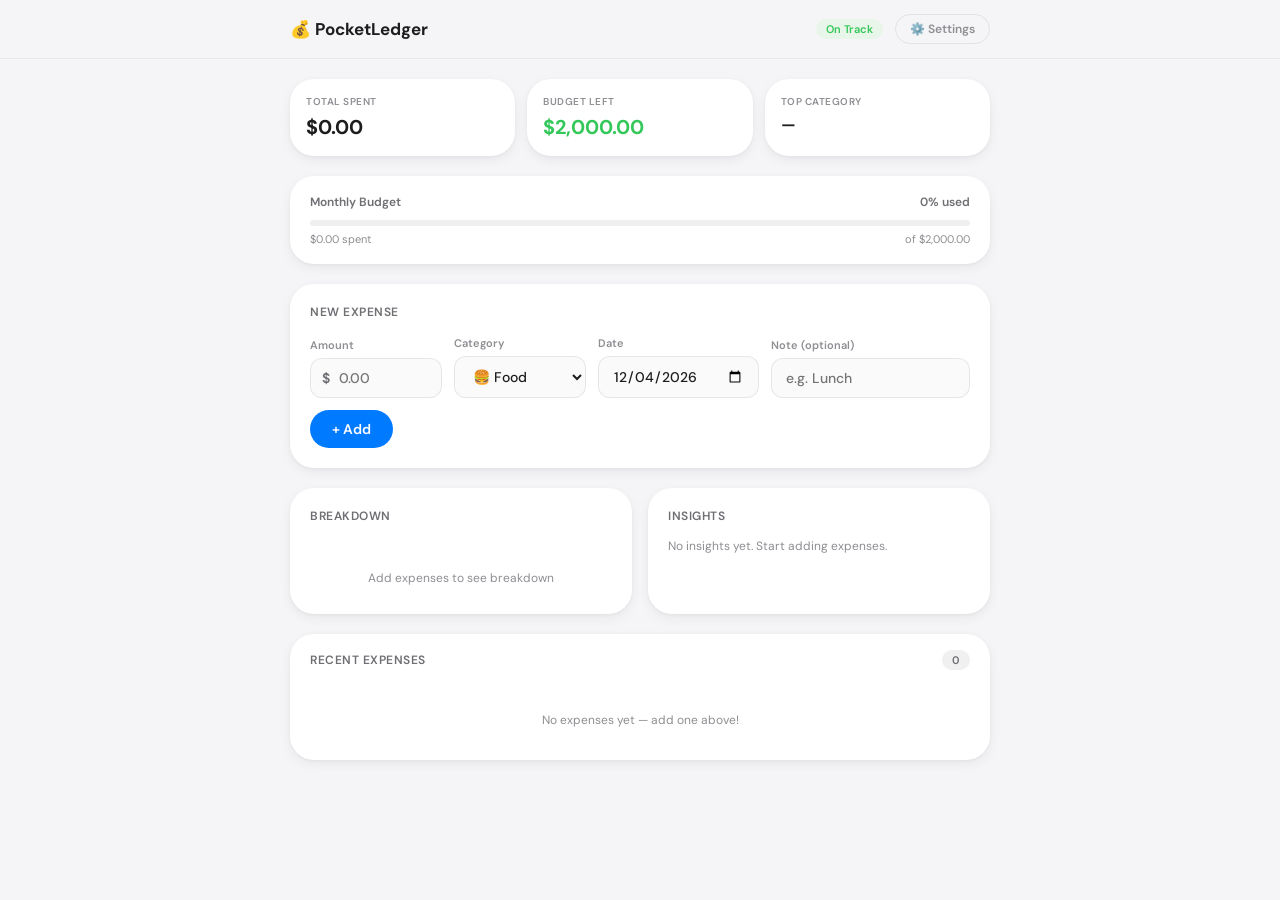
<file: pages/dashboard.html>
<!doctype html>
<html lang="en">
<head>
  <meta charset="UTF-8">
  <meta name="viewport" content="width=device-width, initial-scale=1.0">
  <title>Dashboard – PocketLedger</title>
  <link rel="stylesheet" href="../styles/main.css">
  <style>
    body { background: var(--bg); min-height: 100vh; }

    .expense-row {
      display: flex; align-items: center;
      padding: 12px 20px;
      border-top: 1px solid var(--border);
      transition: background 0.15s;
      gap: 10px;
    }
    .expense-row:hover { background: rgba(128,128,128,0.05); }

    .del-actions { display: none; gap: 6px; align-items: center; flex-shrink: 0; }
    .del-actions.show { display: flex; }

    .prog-ok   { background: var(--accent-green); }
    .prog-warn { background: var(--accent-orange); }
    .prog-over { background: var(--accent-red); }

    /* currency prefix updates dynamically */
    .amount-wrap { position: relative; }
    .amount-wrap .cur-prefix {
      position: absolute; left: 12px; top: 50%;
      transform: translateY(-50%);
      color: var(--text-secondary); font-weight: 600;
      font-size: 14px; pointer-events: none;
      user-select: none;
    }
    .amount-wrap input { padding-left: 28px; }

    /* note text safely clipped */
    .exp-note { max-width: 160px; overflow: hidden; text-overflow: ellipsis; white-space: nowrap; }
  </style>
</head>
<body>

<!-- ── Nav ── -->
<header class="glass-nav">
  <div style="max-width:740px;margin:auto;padding:14px 20px;display:flex;align-items:center;justify-content:space-between;">
    <a href="../index.html" style="font-size:17px;font-weight:700;color:var(--text-primary);text-decoration:none;">💰 PocketLedger</a>
    <div style="display:flex;align-items:center;gap:12px;">
      <span id="track-badge" class="badge badge-green">On Track</span>
      <a href="settings.html" class="btn btn-ghost btn-sm" style="font-size:12px;">⚙️ Settings</a>
    </div>
  </div>
</header>

<main style="max-width:740px;margin:auto;padding:20px 20px 60px;">

  <!-- ── Summary Cards ── -->
  <section class="grid-3" style="margin-bottom:20px;">
    <div class="card card-hover" style="padding:16px;">
      <div style="font-size:10px;font-weight:600;color:var(--text-tertiary);margin-bottom:6px;text-transform:uppercase;letter-spacing:.5px;">Total Spent</div>
      <div id="total-spent" style="font-size:20px;font-weight:700;color:var(--text-primary);">—</div>
    </div>
    <div class="card card-hover" style="padding:16px;">
      <div style="font-size:10px;font-weight:600;color:var(--text-tertiary);margin-bottom:6px;text-transform:uppercase;letter-spacing:.5px;">Budget Left</div>
      <div id="budget-left" style="font-size:20px;font-weight:700;color:var(--accent-green);">—</div>
    </div>
    <div class="card card-hover" style="padding:16px;">
      <div style="font-size:10px;font-weight:600;color:var(--text-tertiary);margin-bottom:6px;text-transform:uppercase;letter-spacing:.5px;">Top Category</div>
      <div id="top-category" style="font-size:16px;font-weight:700;">—</div>
    </div>
  </section>

  <!-- ── Budget Progress ── -->
  <section class="card" style="padding:18px 20px;margin-bottom:20px;">
    <div style="display:flex;justify-content:space-between;align-items:center;margin-bottom:10px;">
      <span style="font-size:12px;font-weight:600;color:var(--text-secondary);">Monthly Budget</span>
      <span id="budget-pct" style="font-size:12px;font-weight:600;color:var(--text-secondary);">0% used</span>
    </div>
    <div class="progress-track">
      <div id="budget-bar" class="progress-fill prog-ok" style="width:0%;"></div>
    </div>
    <div style="display:flex;justify-content:space-between;margin-top:6px;">
      <span id="budget-spent-label" style="font-size:11px;color:var(--text-tertiary);">—</span>
      <span id="budget-total-label" style="font-size:11px;color:var(--text-tertiary);">—</span>
    </div>
  </section>

  <!-- ── Add Expense ── -->
  <section class="card" style="padding:20px;margin-bottom:20px;">
    <h2 style="font-size:12px;font-weight:600;color:var(--text-secondary);margin:0 0 16px;text-transform:uppercase;letter-spacing:.5px;">New Expense</h2>
    <div style="display:flex;flex-wrap:wrap;gap:12px;align-items:flex-end;">

      <div style="flex:1;min-width:110px;">
        <label style="display:block;font-size:11px;font-weight:600;color:var(--text-tertiary);margin-bottom:6px;">Amount</label>
        <div class="amount-wrap">
          <span id="cur-prefix" class="cur-prefix">$</span>
          <input id="inp-amount" type="number" min="0.01" step="0.01" placeholder="0.00" class="input">
        </div>
      </div>

      <div style="flex:1;min-width:130px;">
        <label style="display:block;font-size:11px;font-weight:600;color:var(--text-tertiary);margin-bottom:6px;">Category</label>
        <select id="inp-category" class="input" style="cursor:pointer;">
          <option value="Food">🍔 Food</option>
          <option value="Transport">🚗 Transport</option>
          <option value="Shopping">🛍️ Shopping</option>
          <option value="Entertainment">🎬 Entertainment</option>
          <option value="Bills">📄 Bills</option>
          <option value="Health">💊 Health</option>
          <option value="Other">📌 Other</option>
        </select>
      </div>

      <div style="min-width:140px;">
        <label style="display:block;font-size:11px;font-weight:600;color:var(--text-tertiary);margin-bottom:6px;">Date</label>
        <input id="inp-date" type="date" class="input">
      </div>

      <div style="min-width:130px;">
        <label style="display:block;font-size:11px;font-weight:600;color:var(--text-tertiary);margin-bottom:6px;">Note (optional)</label>
        <input id="inp-note" type="text" maxlength="80" placeholder="e.g. Lunch" class="input">
      </div>

      <button id="add-btn" class="btn btn-primary" style="padding:10px 22px;white-space:nowrap;">+ Add</button>
    </div>
    <p id="form-error" style="color:var(--accent-red);font-size:12px;font-weight:500;margin:8px 0 0;display:none;"></p>
  </section>

  <!-- ── Chart + Insights ── -->
  <div class="grid-2" style="margin-bottom:20px;">

    <!-- Pie chart -->
    <div class="card" style="padding:20px;">
      <h2 style="font-size:12px;font-weight:600;color:var(--text-secondary);margin:0 0 14px;text-transform:uppercase;letter-spacing:.5px;">Breakdown</h2>
      <div id="chart-area" style="display:flex;flex-direction:column;align-items:center;">
        <svg id="pie-chart" viewBox="0 0 100 100" width="150" height="150"></svg>
        <div id="chart-legend" style="margin-top:12px;display:flex;flex-wrap:wrap;gap:6px 14px;justify-content:center;font-size:11px;font-weight:500;"></div>
        <p id="chart-empty" style="font-size:12px;color:var(--text-tertiary);text-align:center;padding:20px 0 8px;margin:0;">Add expenses to see breakdown</p>
      </div>
    </div>

    <!-- Insights -->
    <div class="card" style="padding:20px;">
      <h2 style="font-size:12px;font-weight:600;color:var(--text-secondary);margin:0 0 14px;text-transform:uppercase;letter-spacing:.5px;">Insights</h2>
      <div id="insights-list">
        <p style="font-size:12px;color:var(--text-tertiary);">No insights yet. Start adding expenses.</p>
      </div>
    </div>

  </div>

  <!-- ── Expense List ── -->
  <section class="card" style="overflow:hidden;">
    <div style="padding:16px 20px 10px;display:flex;align-items:center;justify-content:space-between;">
      <h2 style="font-size:12px;font-weight:600;color:var(--text-secondary);margin:0;text-transform:uppercase;letter-spacing:.5px;">Recent Expenses</h2>
      <span id="expense-count" class="badge badge-gray">0</span>
    </div>
    <div id="expense-list"></div>
    <p id="empty-state" style="text-align:center;font-size:12px;color:var(--text-tertiary);padding:32px;margin:0;">No expenses yet — add one above!</p>
  </section>

</main>

<div id="toast" class="toast"></div>

<script type="module">
import {
  getExpenses, addExpense, deleteExpense,
  getSettings, fmt, formatDate, escapeHtml, calcStats,
  CATEGORY_META, CURRENCY_SYMBOLS, applyDarkMode
} from '../js/store.js';
import { showToast } from '../js/toast.js';

// ── Boot: apply persisted dark mode immediately ────────────────────────────
const _initSettings = getSettings();
applyDarkMode(!!_initSettings.darkMode);

// ── State ─────────────────────────────────────────────────────────────────
let expenses = getExpenses();
let settings = getSettings();

// ── Set today's date as default ───────────────────────────────────────────
document.getElementById('inp-date').value = new Date().toISOString().split('T')[0];

// ── Initial render ────────────────────────────────────────────────────────
render();

// ── Add expense ───────────────────────────────────────────────────────────
document.getElementById('add-btn').addEventListener('click', handleAdd);
document.getElementById('inp-amount').addEventListener('keydown', e => {
  if (e.key === 'Enter') handleAdd();
});

function handleAdd() {
  const amtStr = document.getElementById('inp-amount').value.trim();
  const amt    = parseFloat(amtStr);
  const cat    = document.getElementById('inp-category').value;
  const date   = document.getElementById('inp-date').value;
  const note   = document.getElementById('inp-note').value.trim();
  const errEl  = document.getElementById('form-error');

  errEl.style.display = 'none';

  if (!amtStr || isNaN(amt) || amt <= 0) {
    errEl.textContent = 'Please enter a valid amount greater than 0.';
    errEl.style.display = 'block';
    document.getElementById('inp-amount').focus();
    return;
  }
  if (!date) {
    errEl.textContent = 'Please select a date.';
    errEl.style.display = 'block';
    return;
  }

  addExpense({ amount: amt, category: cat, date, note });
  expenses = getExpenses(); // re-read from storage to stay in sync
  document.getElementById('inp-amount').value = '';
  document.getElementById('inp-note').value   = '';
  render();
  showToast('Expense added ✓');
}

// ── Delete (event delegation on list container) ───────────────────────────
document.getElementById('expense-list').addEventListener('click', e => {
  // Show confirm
  const delBtn = e.target.closest('.del-btn');
  if (delBtn) {
    const row = delBtn.closest('.expense-row');
    delBtn.style.display = 'none';
    row.querySelector('.del-actions').classList.add('show');
    return;
  }
  // Cancel
  const cancelBtn = e.target.closest('.cancel-del');
  if (cancelBtn) {
    const row = cancelBtn.closest('.expense-row');
    row.querySelector('.del-btn').style.display = '';
    row.querySelector('.del-actions').classList.remove('show');
    return;
  }
  // Confirm delete
  const confirmBtn = e.target.closest('.confirm-del');
  if (confirmBtn) {
    const id = confirmBtn.dataset.id;
    deleteExpense(id);
    expenses = getExpenses();
    render();
    showToast('Deleted');
  }
});

// ── Master render ─────────────────────────────────────────────────────────
function render() {
  // Always re-read settings so currency/budget changes from settings page are reflected
  settings = getSettings();
  const budget   = parseFloat(settings.budget) || 2000;
  const currency = settings.currency || 'USD';

  // Update currency prefix on the amount input
  const sym = CURRENCY_SYMBOLS[currency] || currency;
  document.getElementById('cur-prefix').textContent = sym;

  const { total, budgetLeft, cats, topCat } = calcStats(expenses, budget);

  // ── Summary cards ──────────────────────────────────────────────────────
  document.getElementById('total-spent').textContent = fmt(total, currency);

  const blEl = document.getElementById('budget-left');
  if (budgetLeft >= 0) {
    blEl.textContent = fmt(budgetLeft, currency);
    blEl.style.color = 'var(--accent-green)';
  } else {
    blEl.textContent = '−' + fmt(Math.abs(budgetLeft), currency);
    blEl.style.color = 'var(--accent-red)';
  }

  document.getElementById('top-category').textContent = topCat
    ? ((CATEGORY_META[topCat]?.icon || '') + ' ' + topCat)
    : '—';

  // ── Budget bar ────────────────────────────────────────────────────────
  const pct = budget > 0 ? Math.min((total / budget) * 100, 100) : 0;
  const bar  = document.getElementById('budget-bar');
  bar.style.width = pct + '%';
  bar.className   = 'progress-fill ' + (pct >= 100 ? 'prog-over' : pct >= 80 ? 'prog-warn' : 'prog-ok');
  document.getElementById('budget-pct').textContent        = Math.round(pct) + '% used';
  document.getElementById('budget-spent-label').textContent = fmt(total, currency) + ' spent';
  document.getElementById('budget-total-label').textContent = 'of ' + fmt(budget, currency);

  // ── Badge ─────────────────────────────────────────────────────────────
  const badge = document.getElementById('track-badge');
  if (pct >= 100) {
    badge.textContent = 'Over Budget';
    badge.className   = 'badge badge-red';
  } else if (pct >= 80) {
    badge.textContent = 'Watch Out';
    badge.className   = 'badge badge-gray';
  } else {
    badge.textContent = 'On Track';
    badge.className   = 'badge badge-green';
  }

  renderList(currency);
  renderChart(cats);
  renderInsights(total, cats, budget, currency);
}

// ── Expense list ──────────────────────────────────────────────────────────
function renderList(currency) {
  const listEl  = document.getElementById('expense-list');
  const emptyEl = document.getElementById('empty-state');
  const countEl = document.getElementById('expense-count');
  countEl.textContent = expenses.length;

  if (!expenses.length) {
    listEl.innerHTML      = '';
    emptyEl.style.display = '';
    return;
  }
  emptyEl.style.display = 'none';

  listEl.innerHTML = expenses.map(exp => {
    const safeNote = escapeHtml(exp.note || '');
    const safeCat  = escapeHtml(exp.category || 'Other');
    return `
      <div class="expense-row" data-id="${exp.id}">
        <span style="font-size:20px;flex-shrink:0;">${exp.icon || '📌'}</span>
        <div style="flex:1;min-width:0;">
          <div style="font-size:13px;font-weight:600;color:var(--text-primary);">${safeCat}</div>
          <div style="display:flex;gap:8px;align-items:center;">
            <span style="font-size:11px;color:var(--text-tertiary);">${formatDate(exp.date)}</span>
            ${safeNote ? `<span class="exp-note" style="font-size:11px;color:var(--text-secondary);">· ${safeNote}</span>` : ''}
          </div>
        </div>
        <span style="font-size:14px;font-weight:700;color:var(--text-primary);flex-shrink:0;">${fmt(exp.amount, currency)}</span>
        <button class="del-btn btn btn-ghost btn-sm" data-id="${exp.id}" title="Delete"
          style="color:var(--accent-red);border-color:transparent;padding:5px 8px;flex-shrink:0;">🗑</button>
        <div class="del-actions" data-id="${exp.id}">
          <button class="confirm-del btn btn-danger btn-sm" data-id="${exp.id}">Delete</button>
          <button class="cancel-del btn btn-ghost btn-sm" data-id="${exp.id}">Cancel</button>
        </div>
      </div>
    `;
  }).join('');
}

// ── Pie chart ─────────────────────────────────────────────────────────────
function renderChart(cats) {
  const svg    = document.getElementById('pie-chart');
  const legend = document.getElementById('chart-legend');
  const empty  = document.getElementById('chart-empty');

  if (!expenses.length || !Object.keys(cats).length) {
    svg.innerHTML    = '';
    legend.innerHTML = '';
    empty.style.display = '';
    svg.style.display   = 'none';
    return;
  }
  empty.style.display = 'none';
  svg.style.display   = '';

  const total   = Object.values(cats).reduce((a, b) => a + b, 0);
  const entries = Object.entries(cats).sort((a, b) => b[1] - a[1]);

  let paths = '';
  let cumAngle = 0;

  entries.forEach(([cat, val]) => {
    const pct   = total > 0 ? val / total : 0;
    const angle = pct * 360;
    const col   = CATEGORY_META[cat]?.color || '#8e8e93';

    if (pct >= 0.9999) {
      // Full circle
      paths += `<circle cx="50" cy="50" r="40" fill="${col}"/>`;
    } else {
      const startRad = ((cumAngle - 90) * Math.PI) / 180;
      const endRad   = ((cumAngle + angle - 90) * Math.PI) / 180;
      const x1 = 50 + 40 * Math.cos(startRad);
      const y1 = 50 + 40 * Math.sin(startRad);
      const x2 = 50 + 40 * Math.cos(endRad);
      const y2 = 50 + 40 * Math.sin(endRad);
      const large = angle > 180 ? 1 : 0;
      paths += `<path d="M50,50 L${x1.toFixed(3)},${y1.toFixed(3)} A40,40 0 ${large},1 ${x2.toFixed(3)},${y2.toFixed(3)} Z" fill="${col}" class="pie-segment"/>`;
    }
    cumAngle += angle;
  });

  // Donut hole
  paths += `<circle cx="50" cy="50" r="22" fill="var(--surface)"/>`;
  paths += `<text x="50" y="47" text-anchor="middle" font-size="7" font-weight="600" fill="var(--text-tertiary)">${entries.length}</text>`;
  paths += `<text x="50" y="56" text-anchor="middle" font-size="6" fill="var(--text-tertiary)">categories</text>`;
  svg.innerHTML = paths;

  legend.innerHTML = entries.map(([cat, val]) => {
    const col = CATEGORY_META[cat]?.color || '#8e8e93';
    const pct = total > 0 ? Math.round((val / total) * 100) : 0;
    return `<span style="display:inline-flex;align-items:center;gap:4px;">
      <span style="width:8px;height:8px;border-radius:50%;background:${col};display:inline-block;flex-shrink:0;"></span>
      ${escapeHtml(cat)} ${pct}%
    </span>`;
  }).join('');
}

// ── Insights ──────────────────────────────────────────────────────────────
function renderInsights(total, cats, budget, currency) {
  const container = document.getElementById('insights-list');
  if (!expenses.length) {
    container.innerHTML = '<p style="font-size:12px;color:var(--text-tertiary);">No insights yet. Start adding expenses.</p>';
    return;
  }

  const entries = Object.entries(cats).sort((a, b) => b[1] - a[1]);
  const items   = [];

  // Dominant category warning
  entries.forEach(([cat, val]) => {
    if (total > 0 && val / total > 0.4) {
      items.push(`⚠️ <strong>${escapeHtml(cat)}</strong> is ${Math.round(val/total*100)}% of your spending.`);
    }
  });

  // Top category
  if (entries.length > 0) {
    items.push(`📊 Biggest spend: <strong>${escapeHtml(entries[0][0])}</strong> — ${fmt(entries[0][1], currency)}.`);
  }

  // Budget status
  if (budget > 0) {
    if (total > budget) {
      items.push(`🔴 You're <strong>${fmt(total - budget, currency)}</strong> over budget!`);
    } else if (total > budget * 0.8) {
      items.push(`💡 ${Math.round(total/budget*100)}% of budget used — getting close.`);
    } else {
      items.push(`✅ ${fmt(budget - total, currency)} remaining of your budget.`);
    }
  }

  // Average expense
  if (expenses.length >= 3) {
    items.push(`📈 Average expense: <strong>${fmt(total / expenses.length, currency)}</strong> over ${expenses.length} entries.`);
  }

  container.innerHTML = items.map(i =>
    `<div style="font-size:12px;line-height:1.65;color:var(--text-primary);padding:4px 0;border-bottom:1px solid var(--border);">${i}</div>`
  ).join('');
}
</script>

</body>
</html>
</file>
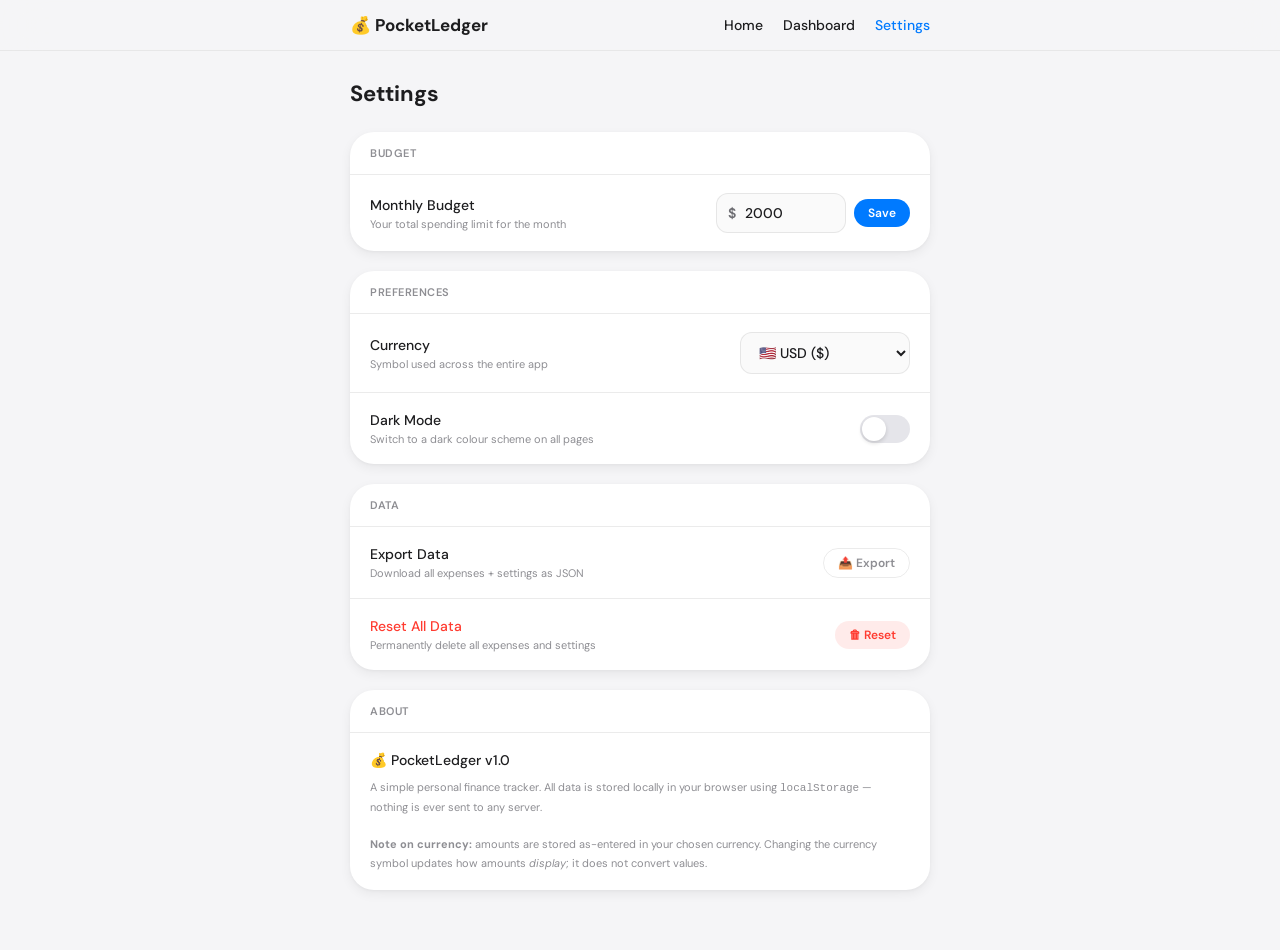
<file: pages/settings.html>
<!doctype html>
<html lang="en">
<head>
  <meta charset="UTF-8">
  <meta name="viewport" content="width=device-width, initial-scale=1.0">
  <title>Settings – PocketLedger</title>
  <link rel="stylesheet" href="../styles/main.css">
  <style>
    body { background: var(--bg); min-height: 100vh; }

    .setting-row {
      display: flex; align-items: center;
      justify-content: space-between;
      padding: 18px 20px;
      border-bottom: 1px solid var(--border);
      gap: 16px;
    }
    .setting-row:last-child { border-bottom: none; }
    .setting-label { font-size: 14px; font-weight: 500; color: var(--text-primary); }
    .setting-desc  { font-size: 11px; color: var(--text-tertiary); margin-top: 3px; }

    /* budget prefix updates when currency changes */
    .budget-prefix-wrap { position: relative; width: 130px; }
    .budget-prefix-wrap .bprefix {
      position: absolute; left: 12px; top: 50%;
      transform: translateY(-50%);
      color: var(--text-secondary); font-weight: 600;
      font-size: 14px; pointer-events: none;
    }
    .budget-prefix-wrap input { padding-left: 28px; width: 100%; }

    select.input { max-width: 170px; cursor: pointer; }
  </style>
</head>
<body>

<!-- ── Nav ── -->
<header class="glass-nav">
  <div style="max-width:620px;margin:auto;padding:14px 20px;display:flex;align-items:center;justify-content:space-between;gap:12px;">
    <a href="../index.html" style="font-size:17px;font-weight:700;color:var(--text-primary);text-decoration:none;flex-shrink:0;">💰 PocketLedger</a>
    <nav style="display:flex;gap:20px;flex-wrap:wrap;">
      <a href="../index.html"     class="nav-link">Home</a>
      <a href="dashboard.html" class="nav-link">Dashboard</a>
      <a href="settings.html"  class="nav-link active">Settings</a>
    </nav>
  </div>
</header>

<main style="max-width:620px;margin:auto;padding:28px 20px 60px;">

  <h1 style="font-size:22px;font-weight:700;margin:0 0 24px;color:var(--text-primary);">Settings</h1>

  <!-- ── Budget ── -->
  <section class="card" style="margin-bottom:20px;overflow:hidden;">
    <div style="padding:14px 20px;border-bottom:1px solid var(--border);">
      <div style="font-size:11px;font-weight:600;color:var(--text-tertiary);text-transform:uppercase;letter-spacing:.5px;">Budget</div>
    </div>
    <div class="setting-row">
      <div>
        <div class="setting-label">Monthly Budget</div>
        <div class="setting-desc">Your total spending limit for the month</div>
      </div>
      <div style="display:flex;gap:8px;align-items:center;">
        <div class="budget-prefix-wrap">
          <span id="budget-prefix" class="bprefix">$</span>
          <input id="budget-input" type="number" min="1" step="1" placeholder="2000" class="input">
        </div>
        <button id="save-budget-btn" class="btn btn-primary btn-sm">Save</button>
      </div>
    </div>
  </section>

  <!-- ── Preferences ── -->
  <section class="card" style="margin-bottom:20px;overflow:hidden;">
    <div style="padding:14px 20px;border-bottom:1px solid var(--border);">
      <div style="font-size:11px;font-weight:600;color:var(--text-tertiary);text-transform:uppercase;letter-spacing:.5px;">Preferences</div>
    </div>

    <div class="setting-row">
      <div>
        <div class="setting-label">Currency</div>
        <div class="setting-desc">Symbol used across the entire app</div>
      </div>
      <select id="currency-select" class="input">
        <option value="USD">🇺🇸 USD ($)</option>
        <option value="EUR">🇪🇺 EUR (€)</option>
        <option value="GBP">🇬🇧 GBP (£)</option>
        <option value="INR">🇮🇳 INR (₹)</option>
        <option value="JPY">🇯🇵 JPY (¥)</option>
        <option value="CAD">🇨🇦 CAD (CA$)</option>
        <option value="AUD">🇦🇺 AUD (A$)</option>
      </select>
    </div>

    <div class="setting-row">
      <div>
        <div class="setting-label">Dark Mode</div>
        <div class="setting-desc">Switch to a dark colour scheme on all pages</div>
      </div>
      <label class="toggle">
        <input type="checkbox" id="dark-mode-toggle">
        <span class="toggle-track"></span>
      </label>
    </div>

  </section>

  <!-- ── Data ── -->
  <section class="card" style="margin-bottom:20px;overflow:hidden;">
    <div style="padding:14px 20px;border-bottom:1px solid var(--border);">
      <div style="font-size:11px;font-weight:600;color:var(--text-tertiary);text-transform:uppercase;letter-spacing:.5px;">Data</div>
    </div>

    <div class="setting-row">
      <div>
        <div class="setting-label">Export Data</div>
        <div class="setting-desc">Download all expenses + settings as JSON</div>
      </div>
      <button id="export-btn" class="btn btn-ghost btn-sm">📤 Export</button>
    </div>

    <div class="setting-row">
      <div>
        <div class="setting-label" style="color:var(--accent-red);">Reset All Data</div>
        <div class="setting-desc">Permanently delete all expenses and settings</div>
      </div>
      <button id="reset-btn" class="btn btn-sm" style="background:rgba(255,59,48,0.1);color:var(--accent-red);border:none;">🗑 Reset</button>
    </div>
  </section>

  <!-- ── About ── -->
  <section class="card" style="overflow:hidden;">
    <div style="padding:14px 20px;border-bottom:1px solid var(--border);">
      <div style="font-size:11px;font-weight:600;color:var(--text-tertiary);text-transform:uppercase;letter-spacing:.5px;">About</div>
    </div>
    <div class="setting-row" style="flex-direction:column;align-items:flex-start;gap:6px;">
      <div class="setting-label">💰 PocketLedger v1.0</div>
      <div class="setting-desc" style="line-height:1.7;">
        A simple personal finance tracker. All data is stored locally in your browser using
        <code>localStorage</code> — nothing is ever sent to any server.
        <br><br>
        <strong>Note on currency:</strong> amounts are stored as-entered in your chosen currency.
        Changing the currency symbol updates how amounts <em>display</em>; it does not convert values.
      </div>
    </div>
  </section>

</main>

<!-- ── Confirm Reset Modal ── -->
<div id="confirm-overlay" class="modal-overlay" style="display:none;">
  <div class="modal-box" style="text-align:center;">
    <div style="font-size:36px;margin-bottom:16px;">⚠️</div>
    <h3 style="font-size:17px;font-weight:700;margin:0 0 8px;color:var(--text-primary);">Reset All Data?</h3>
    <p style="font-size:13px;color:var(--text-secondary);margin:0 0 24px;line-height:1.6;">
      This permanently deletes all your expenses and resets settings to default. This cannot be undone.
    </p>
    <div style="display:flex;gap:10px;justify-content:center;">
      <button id="confirm-no"  class="btn btn-ghost"  style="flex:1;">Cancel</button>
      <button id="confirm-yes" class="btn btn-danger" style="flex:1;">Delete Everything</button>
    </div>
  </div>
</div>

<div id="toast" class="toast"></div>

<script type="module">
import {
  getSettings, saveSetting, clearExpenses, clearSettings, getExpenses,
  applyDarkMode, CURRENCY_SYMBOLS
} from '../js/store.js';
import { showToast } from '../js/toast.js';

// ── Apply dark mode immediately on load ────────────────────────────────────
const initSettings = getSettings();
applyDarkMode(!!initSettings.darkMode);

// ── Load all saved values into the UI ─────────────────────────────────────
function loadUI() {
  const s = getSettings();
  document.getElementById('budget-input').value    = s.budget ?? 2000;
  document.getElementById('currency-select').value = s.currency || 'USD';
  document.getElementById('dark-mode-toggle').checked = !!s.darkMode;
  // Update budget prefix to match current currency
  updateBudgetPrefix(s.currency || 'USD');
}

function updateBudgetPrefix(cur) {
  const sym = CURRENCY_SYMBOLS[cur] || cur;
  document.getElementById('budget-prefix').textContent = sym;
}

loadUI();

// ── Save budget ────────────────────────────────────────────────────────────
document.getElementById('save-budget-btn').addEventListener('click', () => {
  const raw = document.getElementById('budget-input').value.trim();
  const val = parseFloat(raw);
  if (!raw || isNaN(val) || val <= 0) {
    showToast('Enter a valid budget amount');
    return;
  }
  saveSetting('budget', val);
  showToast('Budget saved ✓');
});

// ── Currency ───────────────────────────────────────────────────────────────
document.getElementById('currency-select').addEventListener('change', e => {
  const cur = e.target.value;
  saveSetting('currency', cur);
  updateBudgetPrefix(cur);
  showToast('Currency updated ✓');
});

// ── Dark mode ──────────────────────────────────────────────────────────────
document.getElementById('dark-mode-toggle').addEventListener('change', e => {
  const isDark = e.target.checked;
  saveSetting('darkMode', isDark);
  applyDarkMode(isDark);
  showToast(isDark ? 'Dark mode on' : 'Dark mode off');
});

// ── Export ─────────────────────────────────────────────────────────────────
document.getElementById('export-btn').addEventListener('click', () => {
  const expenses = getExpenses();
  const settings = getSettings();
  const payload  = JSON.stringify({ expenses, settings, exportedAt: new Date().toISOString() }, null, 2);
  const blob = new Blob([payload], { type: 'application/json' });
  const url  = URL.createObjectURL(blob);
  const a    = document.createElement('a');
  a.href     = url;
  a.download = `pocketledger-${new Date().toISOString().split('T')[0]}.json`;
  document.body.appendChild(a);
  a.click();
  document.body.removeChild(a);
  URL.revokeObjectURL(url);
  showToast('Data exported ✓');
});

// ── Reset ──────────────────────────────────────────────────────────────────
const overlay    = document.getElementById('confirm-overlay');
const confirmYes = document.getElementById('confirm-yes');
const confirmNo  = document.getElementById('confirm-no');

document.getElementById('reset-btn').addEventListener('click', () => {
  overlay.style.display = 'flex';
});
confirmNo.addEventListener('click',  () => { overlay.style.display = 'none'; });
overlay.addEventListener('click', e => { if (e.target === overlay) overlay.style.display = 'none'; });

confirmYes.addEventListener('click', () => {
  clearExpenses();
  clearSettings();
  overlay.style.display = 'none';
  applyDarkMode(false); // reset visual too
  showToast('All data has been reset');
  setTimeout(() => {
    loadUI();
  }, 600);
});
</script>

</body>
</html>
</file>
<file: styles/main.css>
@import url('https://fonts.googleapis.com/css2?family=DM+Sans:ital,opsz,wght@0,9..40,300;0,9..40,400;0,9..40,500;0,9..40,600;0,9..40,700;1,9..40,400&display=swap');

:root {
  --bg: #f5f5f7;
  --surface: #ffffff;
  --text-primary: #1d1d1f;
  --text-secondary: #6e6e73;
  --text-tertiary: #8e8e93;
  --border: rgba(0,0,0,0.08);
  --accent-blue: #007aff;
  --accent-green: #34c759;
  --accent-red: #ff3b30;
  --accent-orange: #ff9500;
  --accent-purple: #af52de;
  --accent-pink: #ff2d55;
  --accent-teal: #5ac8fa;
  --shadow-sm: 0 1px 3px rgba(0,0,0,0.04), 0 4px 12px rgba(0,0,0,0.06);
  --shadow-md: 0 4px 12px rgba(0,0,0,0.08), 0 12px 32px rgba(0,0,0,0.10);
  --radius-sm: 12px;
  --radius-md: 16px;
  --radius-lg: 20px;
  --radius-xl: 24px;
  --radius-full: 9999px;
}

html, body {
  height: 100%;
  margin: 0;
  background: var(--bg);
  color: var(--text-primary);
  font-family: 'DM Sans', -apple-system, BlinkMacSystemFont, 'Segoe UI', sans-serif;
  font-size: 14px;
  -webkit-font-smoothing: antialiased;
}

*, *::before, *::after { box-sizing: border-box; }

/* ─── Glass Nav ─────────────────────────── */
.glass-nav {
  background: rgba(245, 245, 247, 0.80);
  backdrop-filter: blur(20px);
  -webkit-backdrop-filter: blur(20px);
  border-bottom: 1px solid rgba(0,0,0,0.06);
  position: sticky;
  top: 0;
  z-index: 50;
}

/* ─── Card ──────────────────────────────── */
.card {
  background: var(--surface);
  border-radius: var(--radius-xl);
  box-shadow: var(--shadow-sm);
}
.card-hover {
  transition: transform 0.2s ease, box-shadow 0.2s ease;
}
.card-hover:hover {
  transform: translateY(-2px);
  box-shadow: var(--shadow-md);
}

/* ─── Buttons ───────────────────────────── */
.btn {
  display: inline-flex; align-items: center; justify-content: center; gap: 6px;
  padding: 10px 20px;
  border-radius: var(--radius-full);
  font-family: inherit;
  font-size: 14px;
  font-weight: 600;
  cursor: pointer;
  border: none;
  transition: all 0.18s ease;
  text-decoration: none;
}
.btn:active { transform: scale(0.96); }

.btn-primary {
  background: var(--accent-blue);
  color: #fff;
}
.btn-primary:hover { background: #0051d5; transform: translateY(-1px); }

.btn-secondary {
  background: transparent;
  color: var(--accent-blue);
  border: 1.5px solid var(--accent-blue);
}
.btn-secondary:hover { background: rgba(0,122,255,0.08); transform: translateY(-1px); }

.btn-danger {
  background: var(--accent-red);
  color: #fff;
}
.btn-ghost {
  background: transparent;
  color: var(--text-tertiary);
  border: 1px solid var(--border);
}
.btn-ghost:hover { background: rgba(0,0,0,0.04); }

.btn-sm { padding: 6px 14px; font-size: 12px; }

/* ─── Form Controls ─────────────────────── */
.input {
  width: 100%;
  padding: 10px 14px;
  border-radius: var(--radius-sm);
  border: 1px solid var(--border);
  background: #fafafa;
  font-family: inherit;
  font-size: 14px;
  font-weight: 500;
  color: var(--text-primary);
  outline: none;
  transition: border-color 0.2s, box-shadow 0.2s;
}
.input:focus {
  border-color: var(--accent-blue);
  box-shadow: 0 0 0 3px rgba(0,122,255,0.15);
}
.input-prefix { position: relative; }
.input-prefix .prefix {
  position: absolute;
  left: 12px; top: 50%;
  transform: translateY(-50%);
  color: var(--text-secondary);
  font-weight: 600;
  font-size: 14px;
  pointer-events: none;
}
.input-prefix input { padding-left: 26px; }

input[type="number"]::-webkit-inner-spin-button,
input[type="number"]::-webkit-outer-spin-button { -webkit-appearance: none; }
input[type="number"] { -moz-appearance: textfield; }

/* ─── Nav links ─────────────────────────── */
.nav-link {
  color: var(--text-primary);
  text-decoration: none;
  font-size: 14px;
  font-weight: 500;
  transition: color 0.2s;
}
.nav-link:hover, .nav-link.active { color: var(--accent-blue); }

/* ─── Toggle ────────────────────────────── */
.toggle { position: relative; width: 50px; height: 28px; flex-shrink: 0; }
.toggle input { display: none; }
.toggle-track {
  position: absolute; inset: 0;
  background: #e5e5ea;
  border-radius: 14px;
  cursor: pointer;
  transition: background 0.3s;
}
.toggle-track::after {
  content: '';
  position: absolute;
  width: 24px; height: 24px;
  background: #fff;
  border-radius: 50%;
  top: 2px; left: 2px;
  transition: left 0.3s;
  box-shadow: 0 2px 4px rgba(0,0,0,0.15);
}
.toggle input:checked + .toggle-track { background: var(--accent-green); }
.toggle input:checked + .toggle-track::after { left: 24px; }

/* ─── Pie segment ───────────────────────── */
.pie-segment { transition: opacity 0.2s; }
.pie-segment:hover { opacity: 0.82; }

/* ─── Toast ─────────────────────────────── */
.toast {
  position: fixed; bottom: 28px; left: 50%;
  transform: translateX(-50%) translateY(8px);
  background: #1d1d1f; color: #fff;
  padding: 10px 22px;
  border-radius: var(--radius-full);
  font-size: 13px; font-weight: 500;
  z-index: 200;
  opacity: 0;
  transition: opacity 0.25s, transform 0.25s;
  pointer-events: none;
}
.toast.show { opacity: 1; transform: translateX(-50%) translateY(0); }

/* ─── Badge ─────────────────────────────── */
.badge {
  display: inline-flex; align-items: center;
  padding: 3px 10px;
  border-radius: var(--radius-full);
  font-size: 11px; font-weight: 600;
}
.badge-green { background: #e8f5e9; color: var(--accent-green); }
.badge-red   { background: #ffeeed; color: var(--accent-red); }
.badge-gray  { background: #f0f0f0; color: var(--text-secondary); }

/* ─── Spinner ───────────────────────────── */
@keyframes spin { to { transform: rotate(360deg); } }
.spinner {
  width: 16px; height: 16px;
  border: 2px solid rgba(255,255,255,0.3);
  border-top-color: #fff;
  border-radius: 50%;
  animation: spin 0.5s linear infinite;
  display: inline-block;
}

/* ─── Animations ────────────────────────── */
@keyframes fadeUp {
  from { opacity: 0; transform: translateY(10px); }
  to   { opacity: 1; transform: translateY(0); }
}
.fade-up { animation: fadeUp 0.35s ease forwards; }

@keyframes fadeIn {
  from { opacity: 0; }
  to   { opacity: 1; }
}
.fade-in { animation: fadeIn 0.3s ease forwards; }

/* ─── Progress bar ──────────────────────── */
.progress-track {
  height: 6px;
  background: #f0f0f0;
  border-radius: 3px;
  overflow: hidden;
}
.progress-fill {
  height: 100%;
  border-radius: 3px;
  transition: width 0.4s ease;
}

/* ─── Divider ───────────────────────────── */
.divider { border: none; border-top: 1px solid var(--border); margin: 0; }

/* ─── Modal overlay ─────────────────────── */
.modal-overlay {
  position: fixed; inset: 0;
  background: rgba(0,0,0,0.35);
  display: flex; align-items: center; justify-content: center;
  z-index: 100;
  backdrop-filter: blur(4px);
}
.modal-box {
  background: var(--surface);
  border-radius: var(--radius-xl);
  padding: 28px;
  max-width: 360px;
  width: 90%;
  box-shadow: 0 24px 64px rgba(0,0,0,0.18);
}

/* ─── Utilities ─────────────────────────── */
.text-sm  { font-size: 13px; }
.text-xs  { font-size: 11px; }
.font-semibold { font-weight: 600; }
.font-bold     { font-weight: 700; }
.text-muted    { color: var(--text-secondary); }
.text-tertiary { color: var(--text-tertiary); }
.grid-3 { display: grid; grid-template-columns: repeat(3, 1fr); gap: 12px; }
.grid-2 { display: grid; grid-template-columns: repeat(2, 1fr); gap: 16px; }
@media (max-width: 540px) {
  .grid-3 { grid-template-columns: repeat(3, 1fr); gap: 8px; }
  .grid-2 { grid-template-columns: 1fr; }
}

/* ─── Dark mode overrides ──────────────────────────────────────────────── */
[data-dark="1"] .glass-nav {
  background: rgba(28, 28, 30, 0.85);
}
[data-dark="1"] .card {
  background: var(--surface);
}
[data-dark="1"] .expense-row:hover {
  background: rgba(255,255,255,0.04);
}
[data-dark="1"] .input {
  background: #3a3a3c;
  color: var(--text-primary);
  border-color: rgba(255,255,255,0.12);
}
[data-dark="1"] .input:focus {
  border-color: var(--accent-blue);
}
[data-dark="1"] .btn-ghost {
  background: transparent;
  color: var(--text-secondary);
  border-color: rgba(255,255,255,0.15);
}
[data-dark="1"] .btn-ghost:hover {
  background: rgba(255,255,255,0.08);
}
[data-dark="1"] .modal-box {
  background: #2c2c2e;
}
[data-dark="1"] .preview-mock {
  background: linear-gradient(135deg, #2c2c2e 0%, #3a3a3c 100%);
}
</file>
